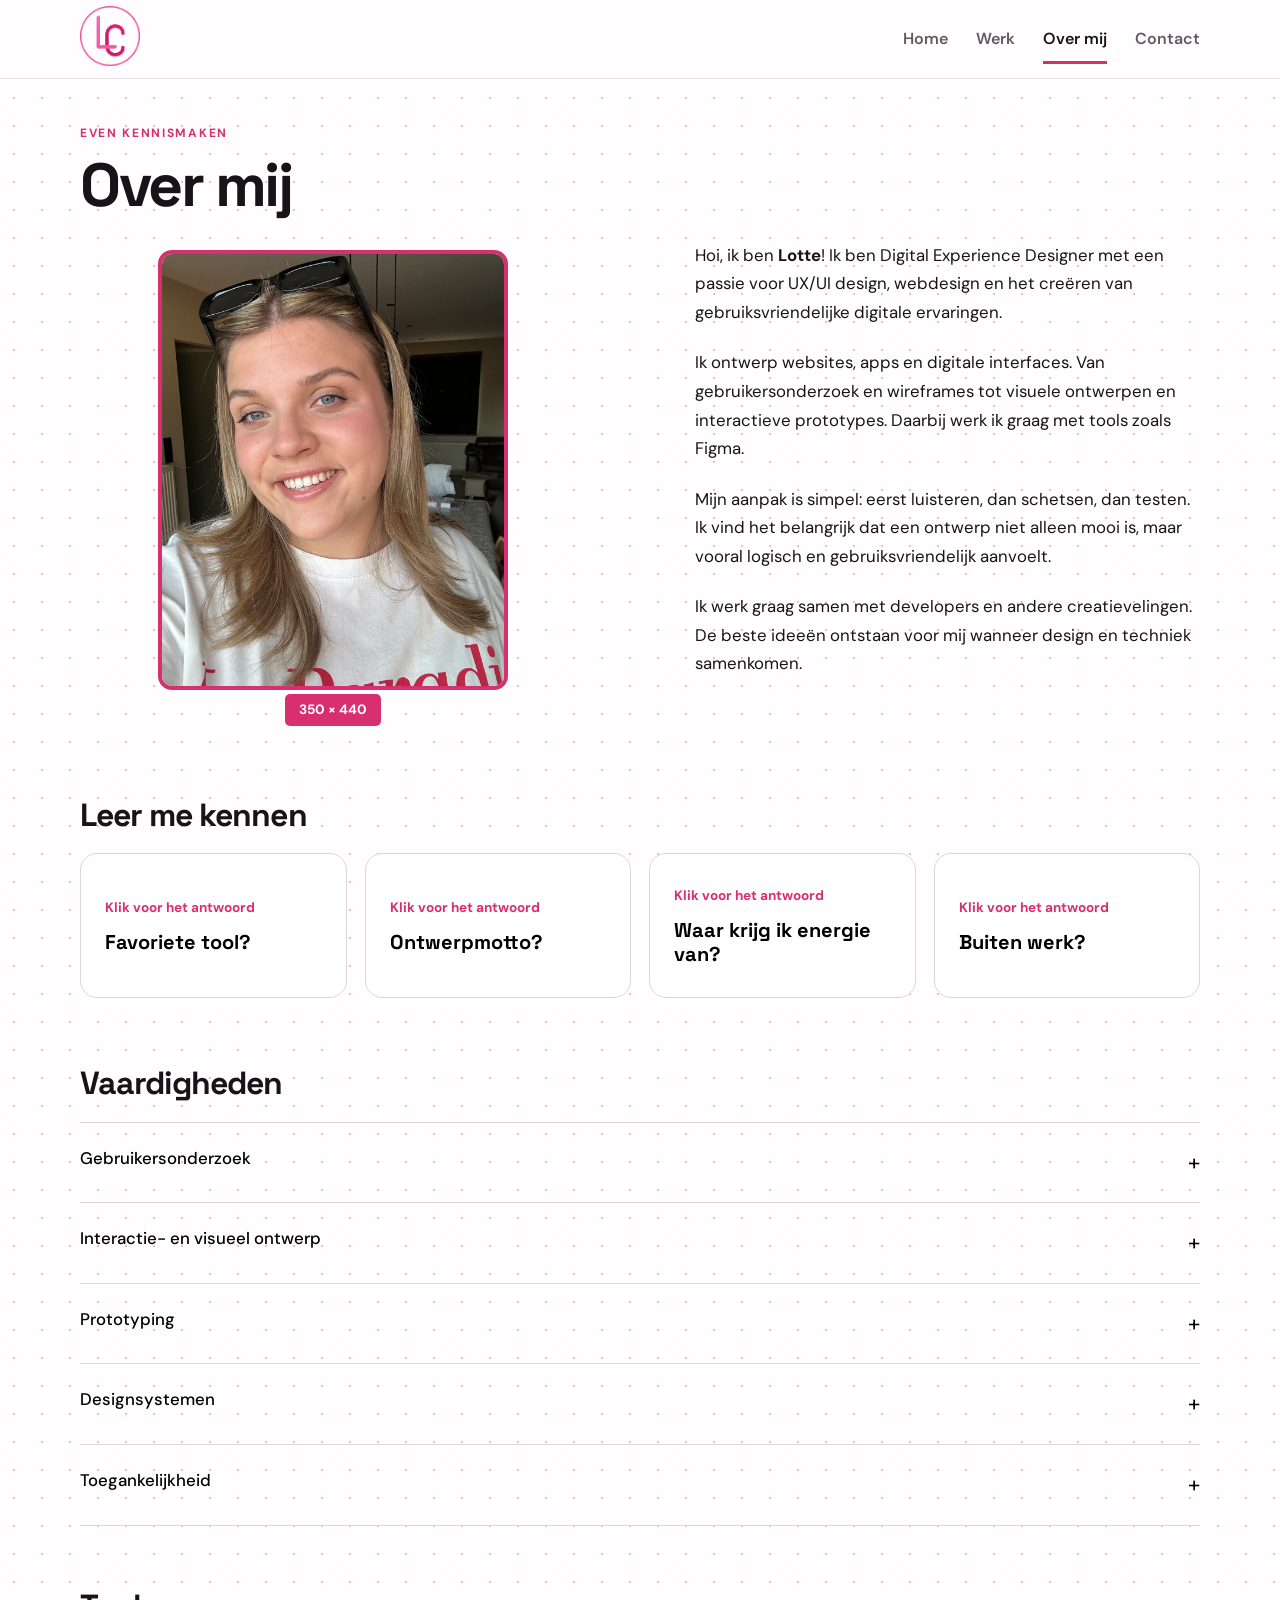
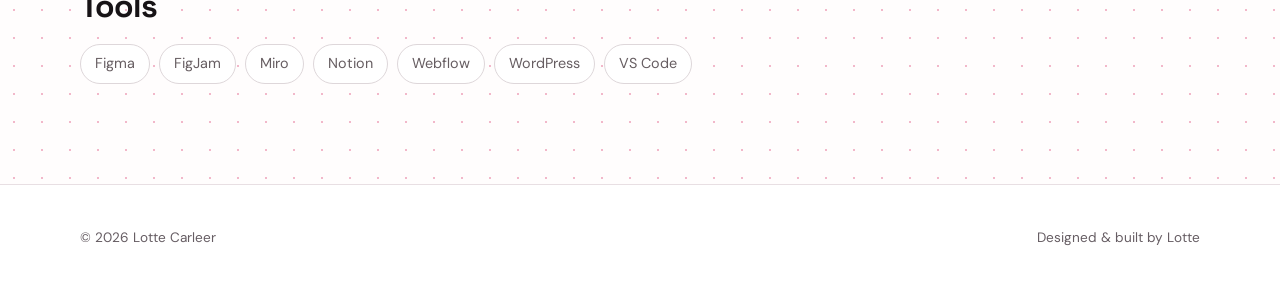
<file: about.html>
<!DOCTYPE html>
<html lang="nl">
<head>

  <!-- Google Tag Manager -->
<script>(function(w,d,s,l,i){w[l]=w[l]||[];w[l].push({'gtm.start':
new Date().getTime(),event:'gtm.js'});var f=d.getElementsByTagName(s)[0],
j=d.createElement(s),dl=l!='dataLayer'?'&l='+l:'';j.async=true;j.src=
'https://www.googletagmanager.com/gtm.js?id='+i+dl;f.parentNode.insertBefore(j,f);
})(window,document,'script','dataLayer','GTM-W48BBSQT');</script>
<!-- End Google Tag Manager -->

  <meta charset="UTF-8">
  <meta name="viewport" content="width=device-width, initial-scale=1.0">

  <title>Over Mij | Lotte Carleer – Digital Experience Designer</title>

<link rel="canonical" href="https://lottecarleer.vercel.app/about.html">
  <link rel="icon" type="image/png" href="favicon.png">

  <script type="application/ld+json">
{
  "@context": "https://schema.org",
  "@type": "Person",
  "name": "Lotte Carleer",
  "url": "https://lottecarleer.vercel.app/",
  "jobTitle": "Digital Experience Designer"
}
</script>

  <meta
  name="description"
  content="Ontdek wie Lotte Carleer is, Digital Experience Designer met interesse in UX/UI design, webdesign en prototyping. Leer meer over haar vaardigheden en creatieve aanpak."
>

<meta name="keywords" content="Lotte Carleer, Digital Experience Designer, UX/UI design, webdesigner, gebruiksvriendelijk ontwerp, prototyping, Figma">  <meta name="author" content="Lotte Carleer">
  <meta name="robots" content="index, follow">

  <!-- Fonts -->
  <link rel="preconnect" href="https://fonts.googleapis.com">
  <link rel="preconnect" href="https://fonts.gstatic.com" crossorigin>

  <link
    href="https://fonts.googleapis.com/css2?family=DM+Sans:wght@400;500;600;700&family=Space+Grotesk:wght@500;600;700&display=swap"
    rel="stylesheet"
  >

  <link rel="stylesheet" href="style.css">

  <script defer src="https://t.contentsquare.net/uxa/a8d0bef8a40d2.js"></script>

  <!-- MailerLite Universal -->
<script>
    (function(w,d,e,u,f,l,n){w[f]=w[f]||function(){(w[f].q=w[f].q||[])
    .push(arguments);},l=d.createElement(e),l.async=1,l.src=u,
    n=d.getElementsByTagName(e)[0],n.parentNode.insertBefore(l,n);})
    (window,document,'script','https://assets.mailerlite.com/js/universal.js','ml');
    ml('account', '2712159');
</script>
<!-- End MailerLite Universal -->

</head>
<!-- Google tag (gtag.js) -->
<script async src="https://www.googletagmanager.com/gtag/js?id=G-LMZDEB7CWZ"></script>
<script>
  window.dataLayer = window.dataLayer || [];
  function gtag(){dataLayer.push(arguments);}
  gtag('js', new Date());

  gtag('config', 'G-LMZDEB7CWZ');
</script>

<body>

  <!-- Google Tag Manager (noscript) -->
<noscript><iframe src="https://www.googletagmanager.com/ns.html?id=GTM-W48BBSQT"
height="0" width="0" style="display:none;visibility:hidden"></iframe></noscript>
<!-- End Google Tag Manager (noscript) -->
 

  <!-- =========================
       HEADER
  ========================== -->

  <header class="site-header">

    <nav class="nav container" aria-label="Hoofdnavigatie">

      <a class="logo" href="index.html">
        <img src="images/favicon.png" alt="logo">
      </a>

      <div class="nav-links">

        <a href="index.html">
          Home</a>

        <a href="projects.html">
          Werk
        </a>

        <a class="active" href="about.html">
          Over mij
        </a>

        <a href="contact.html">
          Contact
        </a>

      </div>

    </nav>

  </header>


  <!-- =========================
       MAIN
  ========================== -->

  <main class="about-page">

    <section class="about-section container">

      <p class="eyebrow">
        EVEN KENNISMAKEN
      </p>

      <h1>
        Over mij
      </h1>


      <!-- INTRO -->

      <div class="about-intro">

        <!-- FOTO -->

        <div class="about-photo-wrapper">

          <div class="about-photo">

            <img
              src="images/Me.webp"
              alt="Lotte Carleer, Digital Experience Designer"
            >

          </div>

          <div class="about-photo-label">
            350 × 440
          </div>

        </div>


        <!-- TEKST -->

        <div class="about-text">

         <p>
  Hoi, ik ben <strong>Lotte</strong>! Ik ben Digital Experience Designer
  met een passie voor UX/UI design, webdesign en het creëren van
  gebruiksvriendelijke digitale ervaringen.
</p>

          <p>
  Ik ontwerp websites, apps en digitale interfaces. Van gebruikersonderzoek
  en wireframes tot visuele ontwerpen en interactieve prototypes.
  Daarbij werk ik graag met tools zoals Figma.
</p>

          <p>
            Mijn aanpak is simpel: eerst luisteren, dan schetsen, dan
            testen. Ik vind het belangrijk dat een ontwerp niet alleen
            mooi is, maar vooral logisch en gebruiksvriendelijk aanvoelt.
          </p>

          <p>
            Ik werk graag samen met developers en andere creatievelingen.
            De beste ideeën ontstaan voor mij wanneer design en techniek
            samenkomen.
          </p>

          

        </div>

      </div>


      <!-- =========================
           LEER ME KENNEN
      ========================== -->

      <section class="about-questions">

        <h2>
          Leer me kennen
        </h2>

        <div class="question-grid">


          <button class="question-card" type="button">

            <span>
              Klik voor het antwoord
            </span>

            <strong>
              Favoriete tool?
            </strong>

            <p>
              Figma! Ik kan er uren in verdwalen.
            </p>

          </button>


          <button class="question-card" type="button">

            <span>
              Klik voor het antwoord
            </span>

            <strong>
              Ontwerpmotto?
            </strong>

            <p>
              Eerst begrijpen, dan ontwerpen.
            </p>

          </button>


          <button class="question-card" type="button">

            <span>
              Klik voor het antwoord
            </span>

            <strong>
              Waar krijg ik energie van?
            </strong>

            <p>
              Nieuwe ideeën bedenken en ze visueel tot leven brengen.
            </p>

          </button>


          <button class="question-card" type="button">

            <span>
              Klik voor het antwoord
            </span>

            <strong>
              Buiten werk?
            </strong>

            <p>
              Muziek, zingen, creatieve projecten en tijd met vrienden.
            </p>

          </button>

        </div>

      </section>


      <!-- =========================
           VAARDIGHEDEN
      ========================== -->

      <section class="skills-section">

        <h2>
          Vaardigheden
        </h2>


        <div class="skills-list">


          <button class="skill-item" type="button">

            <span>
              Gebruikersonderzoek
            </span>

            <strong>+</strong>

            <div class="skill-description">
              Ik onderzoek gebruikers en hun behoeften om digitale
              ervaringen beter af te stemmen op de doelgroep.
            </div>

          </button>


          <button class="skill-item" type="button">

            <span>
              Interactie- en visueel ontwerp
            </span>

            <strong>+</strong>

            <div class="skill-description">
              Ik vertaal ideeën naar duidelijke interfaces met aandacht
              voor structuur, interactie en visuele details.
            </div>

          </button>


          <button class="skill-item" type="button">

            <span>
              Prototyping
            </span>

            <strong>+</strong>

            <div class="skill-description">
              Ik maak interactieve prototypes om ideeën snel te testen
              en te verbeteren.
            </div>

          </button>


          <button class="skill-item" type="button">

            <span>
              Designsystemen
            </span>

            <strong>+</strong>

            <div class="skill-description">
              Ik werk graag met consistente componenten en stijlen zodat
              een digitaal product één geheel vormt.
            </div>

          </button>


          <button class="skill-item" type="button">

            <span>
              Toegankelijkheid
            </span>

            <strong>+</strong>

            <div class="skill-description">
              Ik probeer ontwerpen te maken die voor zoveel mogelijk
              mensen duidelijk en bruikbaar zijn.
            </div>

          </button>

        </div>

      </section>


      <!-- =========================
           TOOLS
      ========================== -->

      <section class="tools-section">

        <h2>
          Tools
        </h2>

        <div class="tools-list">

          <span>Figma</span>
          <span>FigJam</span>
          <span>Miro</span>
          <span>Notion</span>
          <span>Webflow</span>
          <span>WordPress</span>
          <span>VS Code</span>

        </div>

      </section>

    </section>

  </main>


  <!-- =========================
       FOOTER
  ========================== -->

  <footer class="footer">

    <div class="container">

      <p>
        © 2026 Lotte Carleer
      </p>

      <p>
        Designed &amp; built by Lotte
      </p>

    </div>

  </footer>


  <!-- =========================
       JAVASCRIPT
  ========================== -->

  <script>

    // =========================
    // Vraagkaarten
    // =========================

    const questionCards =
      document.querySelectorAll(".question-card");

    questionCards.forEach((card) => {

      card.addEventListener("click", () => {

        card.classList.toggle("open");

      });

    });


    // =========================
    // Vaardigheden
    // =========================

    const skillItems =
      document.querySelectorAll(".skill-item");

    skillItems.forEach((item) => {

      item.addEventListener("click", () => {

        item.classList.toggle("open");

      });

    });

  </script>

</body>
</html>
</file>
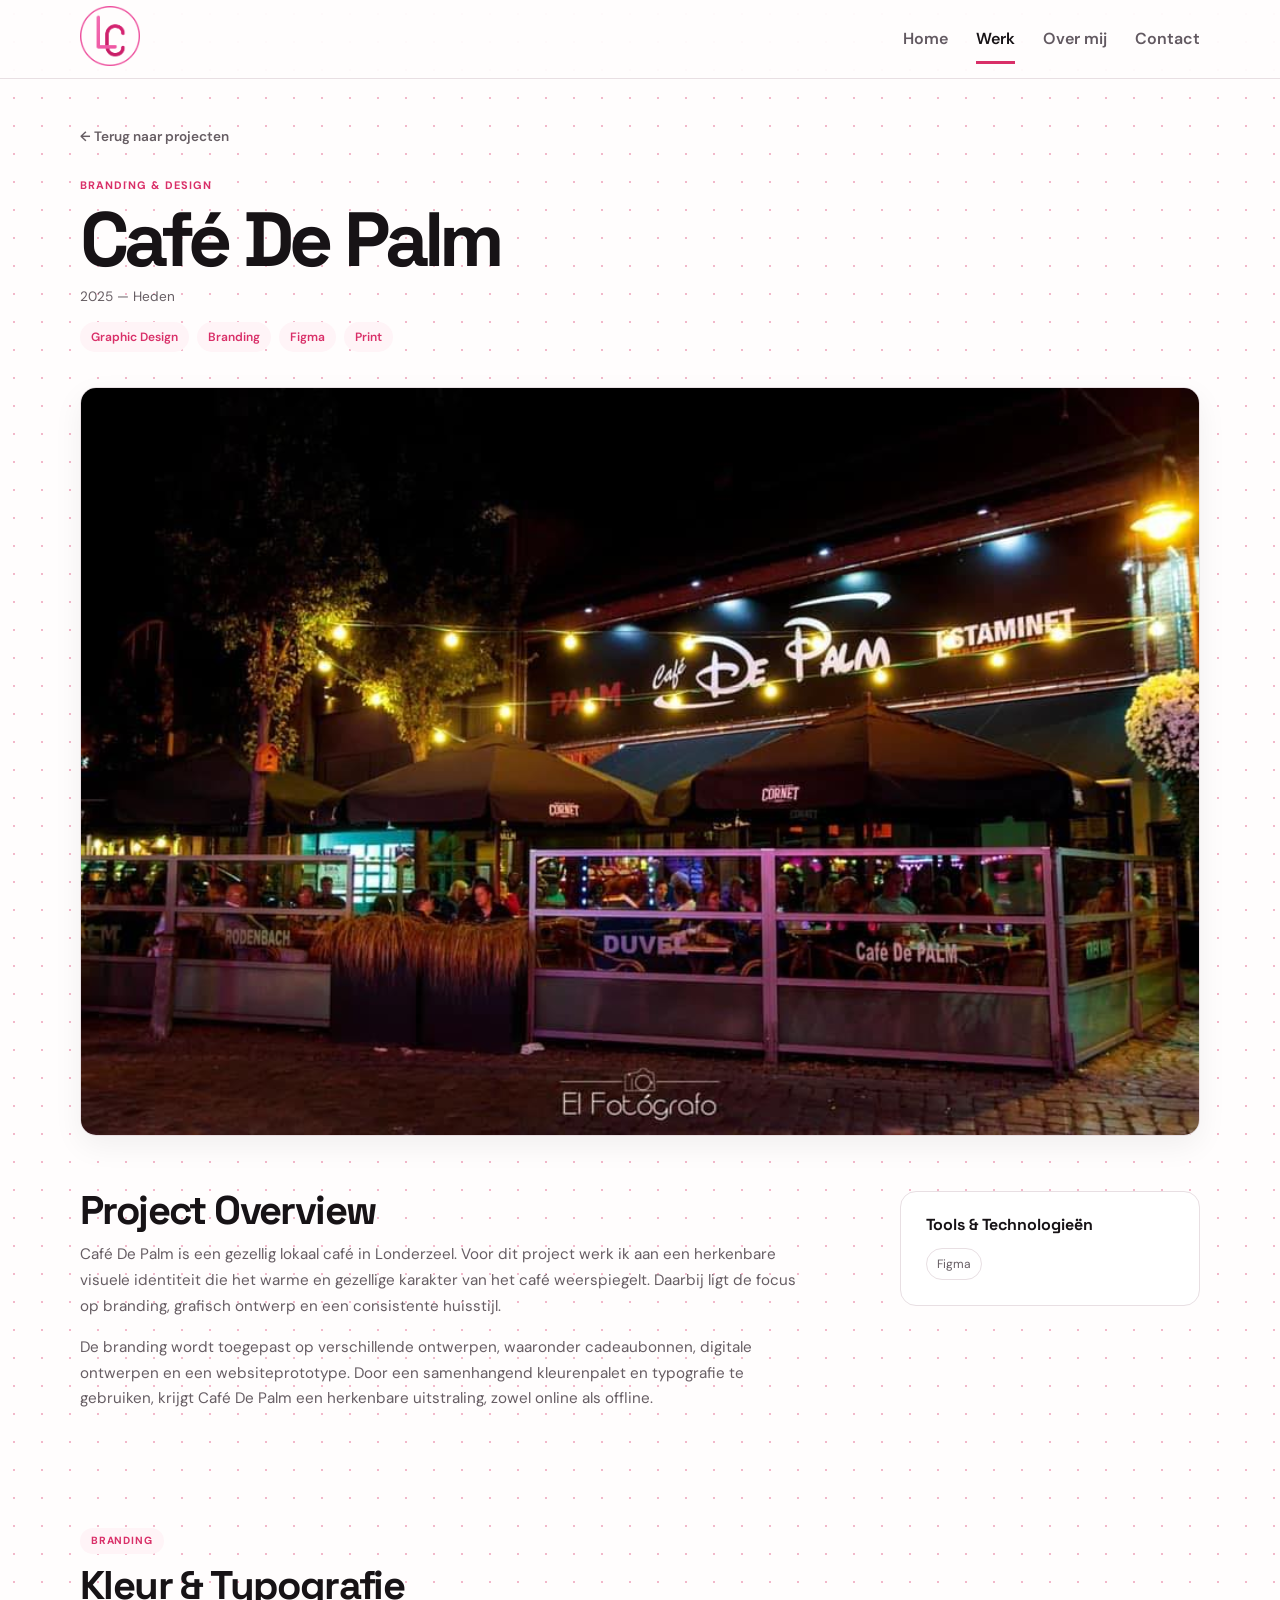
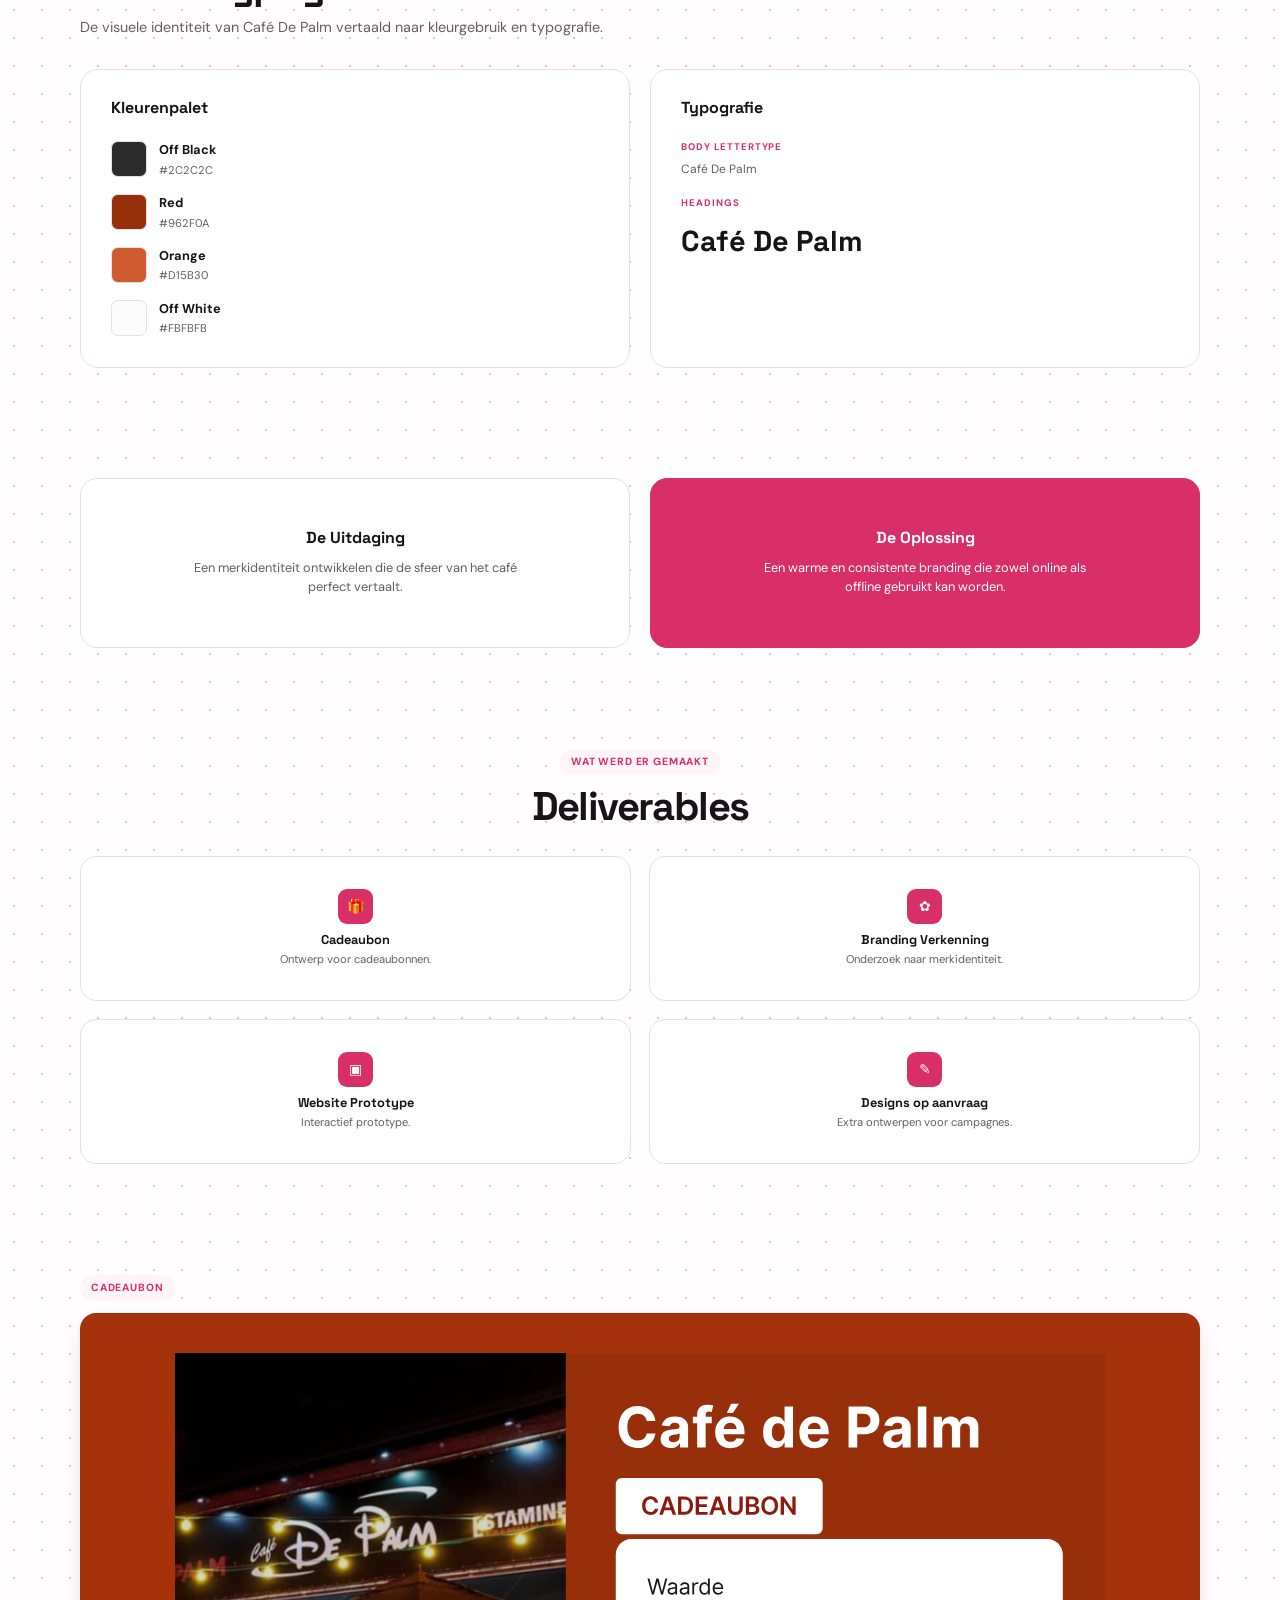
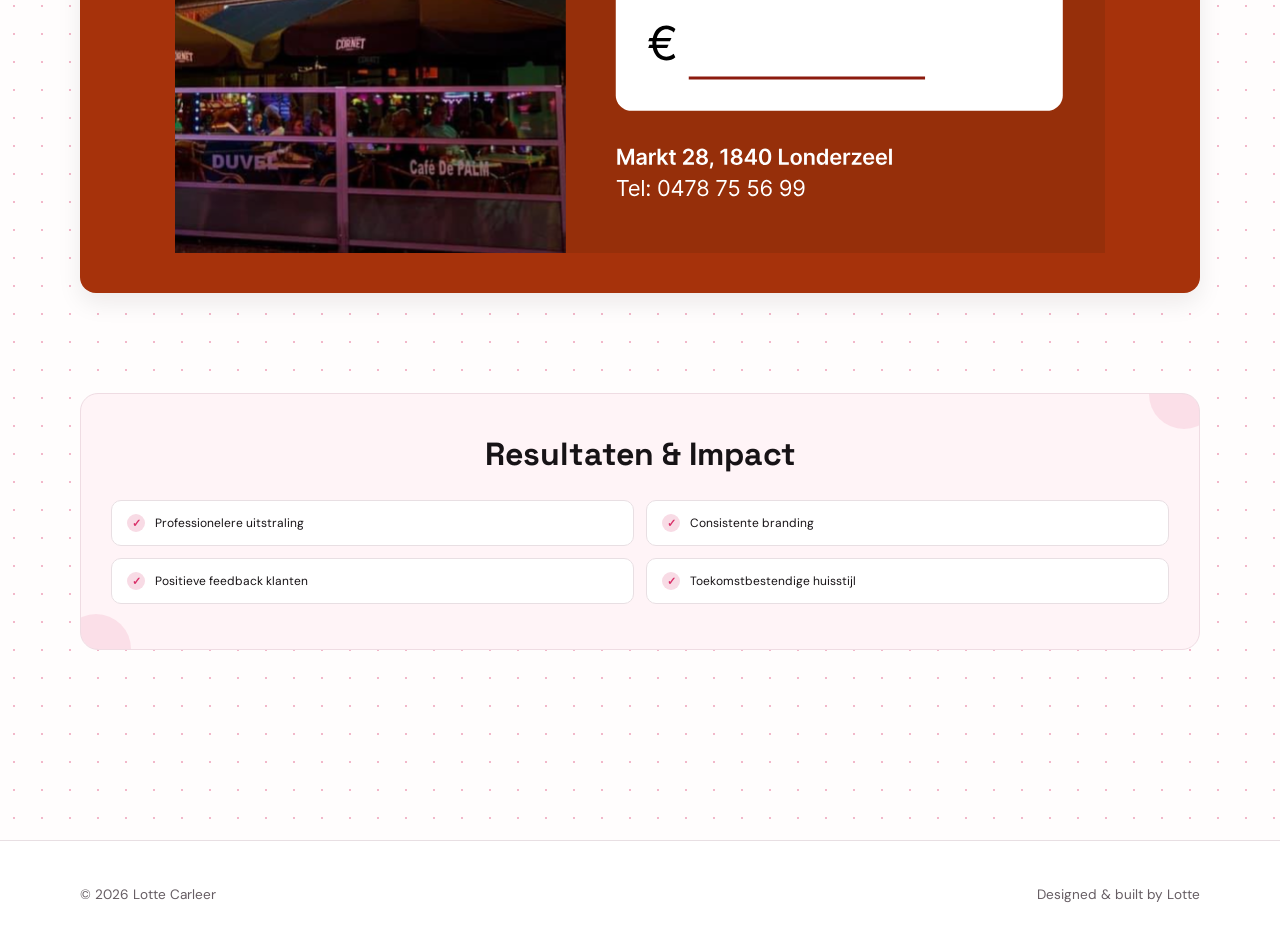
<file: cafedepalm.html>
<!DOCTYPE html>
<html lang="nl">
<head>
  <!-- Google Tag Manager -->
<script>(function(w,d,s,l,i){w[l]=w[l]||[];w[l].push({'gtm.start':
new Date().getTime(),event:'gtm.js'});var f=d.getElementsByTagName(s)[0],
j=d.createElement(s),dl=l!='dataLayer'?'&l='+l:'';j.async=true;j.src=
'https://www.googletagmanager.com/gtm.js?id='+i+dl;f.parentNode.insertBefore(j,f);
})(window,document,'script','dataLayer','GTM-W48BBSQT');</script>
<!-- End Google Tag Manager -->

  <meta charset="UTF-8">
  <meta name="viewport" content="width=device-width, initial-scale=1.0">

  <title>Café De Palm project | Grafisch Ontwerp | Lotte Carleer</title>

  <link rel="canonical" href="https://lottecarleer.vercel.app/cafedepalm.html">
  <link rel="icon" type="image/png" href="favicon.png">

  <script type="application/ld+json">
{
  "@context": "https://schema.org",
  "@type": "Person",
  "name": "Lotte Carleer",
  "url": "https://lottecarleer.vercel.app/",
  "jobTitle": "Digital Experience Designer"
}
</script>

  <meta
  name="description"
  content="Ontdek mijn brandingproject voor Café De Palm in Londerzeel. Bekijk hoe ik een herkenbare visuele identiteit ontwierp met aandacht voor kleuren, typografie en grafisch ontwerp."
>

<meta property="og:title" content="Café De Palm | Branding – Lotte Carleer">
<meta property="og:description" content="Een brandingproject voor Café De Palm in Londerzeel, met een herkenbare visuele identiteit en grafische ontwerpen.">
<meta property="og:type" content="website">
<meta property="og:url" content="https://lottecarleer.vercel.app/cafedepalm.html">
<meta property="og:image" content="https://lottecarleer.vercel.app/images/og-image.jpg">

  <meta name="author" content="Lotte Carleer">
  <meta name="robots" content="index, follow">

  <link rel="preconnect" href="https://fonts.googleapis.com">
  <link rel="preconnect" href="https://fonts.gstatic.com" crossorigin>

  <link
    href="https://fonts.googleapis.com/css2?family=DM+Sans:wght@400;500;600;700&family=Space+Grotesk:wght@500;600;700&display=swap"
    rel="stylesheet"
  >

  <link rel="stylesheet" href="style.css">
  <script defer src="https://t.contentsquare.net/uxa/a8d0bef8a40d2.js"></script>

<!-- MailerLite Universal -->
<script>
    (function(w,d,e,u,f,l,n){w[f]=w[f]||function(){(w[f].q=w[f].q||[])
    .push(arguments);},l=d.createElement(e),l.async=1,l.src=u,
    n=d.getElementsByTagName(e)[0],n.parentNode.insertBefore(l,n);})
    (window,document,'script','https://assets.mailerlite.com/js/universal.js','ml');
    ml('account', '2712159');
</script>
<!-- End MailerLite Universal -->

</head>

<!-- Google tag (gtag.js) -->
<script async src="https://www.googletagmanager.com/gtag/js?id=G-LMZDEB7CWZ"></script>
<script>
  window.dataLayer = window.dataLayer || [];
  function gtag(){dataLayer.push(arguments);}
  gtag('js', new Date());

  gtag('config', 'G-LMZDEB7CWZ');
</script>

<body>

  <!-- Google Tag Manager (noscript) -->
<noscript><iframe src="https://www.googletagmanager.com/ns.html?id=GTM-W48BBSQT"
height="0" width="0" style="display:none;visibility:hidden"></iframe></noscript>
<!-- End Google Tag Manager (noscript) -->

  <!-- =========================
       HEADER
  ========================== -->

  <header class="site-header">

    <nav class="nav container" aria-label="Hoofdnavigatie">

      <a class="logo" href="index.html">
        <img src="images/favicon.png" alt="logo">
      </a>

      <div class="nav-links">

        <a href="index.html">
          Home
        </a>

        <a class="active" href="projects.html">
          Werk
        </a>

        <a href="about.html">
          Over mij
        </a>

        <a href="contact.html">
          Contact
        </a>

      </div>

    </nav>

  </header>


  <!-- =========================
       MAIN
  ========================== -->

  <main class="case-study palm-case">

    <div class="container">


      <!-- TERUG -->

      <a class="back-link" href="projects.html">
        ← Terug naar projecten
      </a>


      <!-- PROJECT HEADER -->

      <section class="case-header">

        <p class="project-type">
          BRANDING &amp; DESIGN
        </p>

        <h1>
          Café De Palm
        </h1>

        <p class="case-meta">
          2025 — Heden
        </p>

        <div class="case-tags">
          <span>Graphic Design</span>
          <span>Branding</span>
          <span>Figma</span>
          <span>Print</span>
        </div>

      </section>


      <!-- HERO -->

      <section class="case-hero palm-hero">

        <img
          src="images/image 5.svg"
          alt="Café De Palm in Londerzeel"
        >

      </section>


      <!-- OVERVIEW -->

      <section class="case-overview">

        <div class="case-text">

          <h2>
            Project Overview
          </h2>

          <p>
  Café De Palm is een gezellig lokaal café in Londerzeel.
  Voor dit project werk ik aan een herkenbare visuele identiteit
  die het warme en gezellige karakter van het café weerspiegelt.
  Daarbij ligt de focus op branding, grafisch ontwerp en een
  consistente huisstijl.
</p>

<p>
  De branding wordt toegepast op verschillende ontwerpen,
  waaronder cadeaubonnen, digitale ontwerpen en een websiteprototype.
  Door een samenhangend kleurenpalet en typografie te gebruiken,
  krijgt Café De Palm een herkenbare uitstraling, zowel online
  als offline.
</p>

        </div>


        <div class="tools-card">

          <h3>
            Tools &amp; Technologieën
          </h3>

          <div class="tool-tags">

            <span>Figma</span>

          </div>

        </div>

      </section>


      <!-- BRANDING -->

      <section class="case-section">

        <span class="section-label">
          BRANDING
        </span>

        <h2>
          Kleur &amp; Typografie
        </h2>

        <p class="section-intro">
          De visuele identiteit van Café De Palm vertaald naar
          kleurgebruik en typografie.
        </p>


        <div class="branding-grid">


          <!-- KLEUREN -->

          <div class="branding-card">

            <h3>
              Kleurenpalet
            </h3>

            <div class="color-list">

              <div class="color-item">

                <span class="color-box palm-black"></span>

                <div>
                  <strong>Off Black</strong>
                  <small>#2C2C2C</small>
                </div>

              </div>


              <div class="color-item">

                <span class="color-box palm-red"></span>

                <div>
                  <strong>Red</strong>
                  <small>#962F0A</small>
                </div>

              </div>


              <div class="color-item">

                <span class="color-box palm-orange"></span>

                <div>
                  <strong>Orange</strong>
                  <small>#D15B30</small>
                </div>

              </div>


              <div class="color-item">

                <span class="color-box palm-white"></span>

                <div>
                  <strong>Off White</strong>
                  <small>#FBFBFB</small>
                </div>

              </div>

            </div>

          </div>


          <!-- TYPOGRAFIE -->

          <div class="branding-card">

            <h3>
              Typografie
            </h3>

            <p class="font-label">
              BODY LETTERTYPE
            </p>

            <p>
              Café De Palm
            </p>

            <p class="font-label">
              HEADINGS
            </p>

            <strong class="palm-font-example">
              Café De Palm
            </strong>

          </div>

        </div>

      </section>


      <!-- UITDAGING -->

      <section class="challenge-grid">

        <div class="challenge-card">

          <h3>
            De Uitdaging
          </h3>

          <p>
            Een merkidentiteit ontwikkelen die de sfeer van het café
            perfect vertaalt.
          </p>

        </div>


        <div class="challenge-card challenge-solution">

          <h3>
            De Oplossing
          </h3>

          <p>
            Een warme en consistente branding die zowel online als
            offline gebruikt kan worden.
          </p>

        </div>

      </section>


      <!-- DELIVERABLES -->

      <section class="case-section deliverables-section">

        <span class="section-label">
          WAT WERD ER GEMAAKT
        </span>

        <h2>
          Deliverables
        </h2>


        <div class="deliverables-grid">


          <div class="deliverable-card">

            <div class="deliverable-icon">
              🎁
            </div>

            <h3>
              Cadeaubon
            </h3>

            <p>
              Ontwerp voor cadeaubonnen.
            </p>

          </div>


          <div class="deliverable-card">

            <div class="deliverable-icon">
              ✿
            </div>

            <h3>
              Branding Verkenning
            </h3>

            <p>
              Onderzoek naar merkidentiteit.
            </p>

          </div>


          <div class="deliverable-card">

            <div class="deliverable-icon">
              ▣
            </div>

            <h3>
              Website Prototype
            </h3>

            <p>
              Interactief prototype.
            </p>

          </div>


          <div class="deliverable-card">

            <div class="deliverable-icon">
              ✎
            </div>

            <h3>
              Designs op aanvraag
            </h3>

            <p>
              Extra ontwerpen voor campagnes.
            </p>

          </div>

        </div>

      </section>


      <!-- CADEAUBON -->

      <section class="giftcard-section">

        <span class="section-label">
          CADEAUBON
        </span>

        <div class="giftcard">

          <div class="giftcard-image">

            <img
              src="images/Cadeaubon 3.svg"
              alt="Ontwerp van een cadeaubon voor Café De Palm"
            >

          </div>

        </section>


          

      <!-- RESULTATEN -->

      <section class="results-section">

        <h2>
          Resultaten &amp; Impact
        </h2>

        <div class="results-grid">

          <div class="result-item">
            <span>✓</span>
            Professionelere uitstraling
          </div>

          <div class="result-item">
            <span>✓</span>
            Consistente branding
          </div>

          <div class="result-item">
            <span>✓</span>
            Positieve feedback klanten
          </div>

          <div class="result-item">
            <span>✓</span>
            Toekomstbestendige huisstijl
          </div>

        </div>

      </section>


      

    </div>

  </main>


  <!-- =========================
       FOOTER
  ========================== -->

  <footer class="footer">

    <div class="container">

      <p>
        © 2026 Lotte Carleer
      </p>

      <p>
        Designed &amp; built by Lotte
      </p>

    </div>

  </footer>

</body>
</html>
</file>
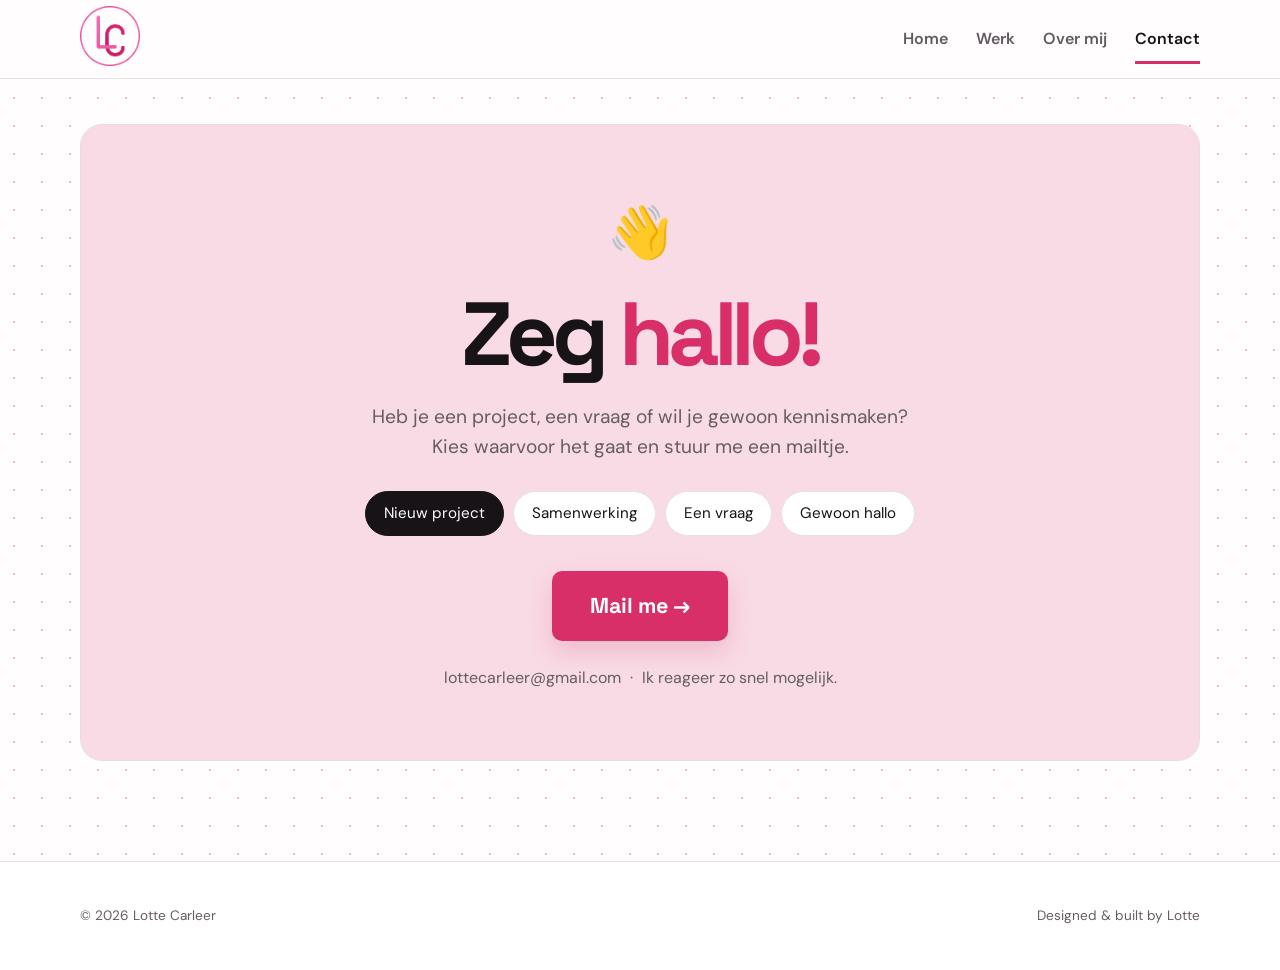
<file: contact.html>
<!DOCTYPE html>
<html lang="nl">
<head>
  <!-- Google Tag Manager -->
<script>(function(w,d,s,l,i){w[l]=w[l]||[];w[l].push({'gtm.start':
new Date().getTime(),event:'gtm.js'});var f=d.getElementsByTagName(s)[0],
j=d.createElement(s),dl=l!='dataLayer'?'&l='+l:'';j.async=true;j.src=
'https://www.googletagmanager.com/gtm.js?id='+i+dl;f.parentNode.insertBefore(j,f);
})(window,document,'script','dataLayer','GTM-W48BBSQT');</script>
<!-- End Google Tag Manager -->

  <meta charset="UTF-8">
  <meta name="viewport" content="width=device-width, initial-scale=1.0">

<title>Contactgegevens | Lotte Carleer | Digital Experience Design</title>

  <link rel="canonical" href="https://lottecarleer.vercel.app/contact.html">
  <link rel="icon" type="image/png" href="favicon.png">

  <script type="application/ld+json">
{
  "@context": "https://schema.org",
  "@type": "Person",
  "name": "Lotte Carleer",
  "url": "https://lottecarleer.vercel.app/",
  "jobTitle": "Digital Experience Designer"
}
</script>
<meta
  name="description"
  content="Wil je samenwerken of heb je een vraag over UX/UI design, webdesign of digitale projecten? Neem contact op met Lotte Carleer."
>

<meta property="og:title" content="Contact | Lotte Carleer – Digital Experience Designer">
<meta property="og:description" content="Heb je een project, vraag of interesse in een samenwerking? Neem contact op met Lotte Carleer.">
<meta property="og:type" content="website">
<meta property="og:url" content="https://lottecarleer.vercel.app/contact.html">
<meta property="og:image" content="https://lottecarleer.vercel.app/images/og-image.jpg">
  <meta name="author" content="Lotte Carleer">
  <meta name="robots" content="index, follow">

  <!-- Fonts -->
  <link rel="preconnect" href="https://fonts.googleapis.com">
  <link rel="preconnect" href="https://fonts.gstatic.com" crossorigin>

  <link
    href="https://fonts.googleapis.com/css2?family=DM+Sans:wght@400;500;600;700&family=Space+Grotesk:wght@500;600;700&display=swap"
    rel="stylesheet"
  >

  <link rel="stylesheet" href="style.css">
  <script defer src="https://t.contentsquare.net/uxa/a8d0bef8a40d2.js"></script>

  <!-- MailerLite Universal -->
<script>
    (function(w,d,e,u,f,l,n){w[f]=w[f]||function(){(w[f].q=w[f].q||[])
    .push(arguments);},l=d.createElement(e),l.async=1,l.src=u,
    n=d.getElementsByTagName(e)[0],n.parentNode.insertBefore(l,n);})
    (window,document,'script','https://assets.mailerlite.com/js/universal.js','ml');
    ml('account', '2712159');
</script>
<!-- End MailerLite Universal -->

</head>
<!-- Google tag (gtag.js) -->
<script async src="https://www.googletagmanager.com/gtag/js?id=G-LMZDEB7CWZ"></script>
<script>
  window.dataLayer = window.dataLayer || [];
  function gtag(){dataLayer.push(arguments);}
  gtag('js', new Date());

  gtag('config', 'G-LMZDEB7CWZ');
</script>

<body>
  <!-- Google Tag Manager (noscript) -->
<noscript><iframe src="https://www.googletagmanager.com/ns.html?id=GTM-W48BBSQT"
height="0" width="0" style="display:none;visibility:hidden"></iframe></noscript>
<!-- End Google Tag Manager (noscript) -->

  <!-- =========================
       HEADER
  ========================== -->

  <header class="site-header">

    <nav class="nav container" aria-label="Hoofdnavigatie">

      <a class="logo" href="index.html">
        <img src="images/favicon.png" alt="Logo van Lotte Carleer">
      </a>

      <div class="nav-links">

        <a href="index.html">
          Home
        </a>

        <a href="projects.html">
          Werk
        </a>

        <a href="about.html">
          Over mij
        </a>

        <a class="active" href="contact.html">
          Contact
        </a>

      </div>

    </nav>

  </header>


  <!-- =========================
       CONTACT
  ========================== -->

  <main class="contact-page">

    <section class="contact-section container">

      <div class="contact-card">

        <!-- Zwaaiend handje -->

        <span class="waving-hand" aria-hidden="true">
          👋
        </span>


        <!-- Titel -->

        <h1>
          Zeg <span>hallo!</span>
        </h1>


        <!-- Intro -->

        <p class="contact-intro">
          Heb je een project, een vraag of wil je gewoon
          kennismaken?<br>
          Kies waarvoor het gaat en stuur me een mailtje.
        </p>


        <!-- Keuzes -->

        <div class="contact-options">

          <button
            class="contact-option active"
            type="button"
            data-subject="Nieuw project"
          >
            Nieuw project
          </button>

          <button
            class="contact-option"
            type="button"
            data-subject="Samenwerking"
          >
            Samenwerking
          </button>

          <button
            class="contact-option"
            type="button"
            data-subject="Een vraag"
          >
            Een vraag
          </button>

          <button
            class="contact-option"
            type="button"
            data-subject="Gewoon hallo"
          >
            Gewoon hallo
          </button>

        </div>


        <!-- Mail knop -->

        <a
          id="mail-button"
          class="mail-button"
          href="mailto:lottecarleer@gmail.com?subject=Nieuw%20project"
        >
          Mail me →
        </a>


        <!-- Email -->

        <p class="contact-email">
          lottecarleer@gmail.com
          <span>·</span>
          Ik reageer zo snel mogelijk.
        </p>

      </div>

    </section>

  </main>


  <!-- =========================
       FOOTER
  ========================== -->

  <footer class="footer">

    <div class="container">

      <p>
        © 2026 Lotte Carleer
      </p>

      <p>
        Designed &amp; built by Lotte
      </p>

    </div>

  </footer>


  <!-- =========================
       JAVASCRIPT
  ========================== -->

  <script>

    const options =
      document.querySelectorAll(".contact-option");

    const mailButton =
      document.querySelector("#mail-button");


    options.forEach((option) => {

      option.addEventListener("click", () => {

        // Actieve knop veranderen

        options.forEach((item) => {
          item.classList.remove("active");
        });

        option.classList.add("active");


        // Onderwerp van de mail aanpassen

        const subject =
          option.dataset.subject;

        mailButton.href =
          `mailto:lottecarleer@gmail.com?subject=${encodeURIComponent(subject)}`;

      });

    });

  </script>

</body>
</html>
</file>
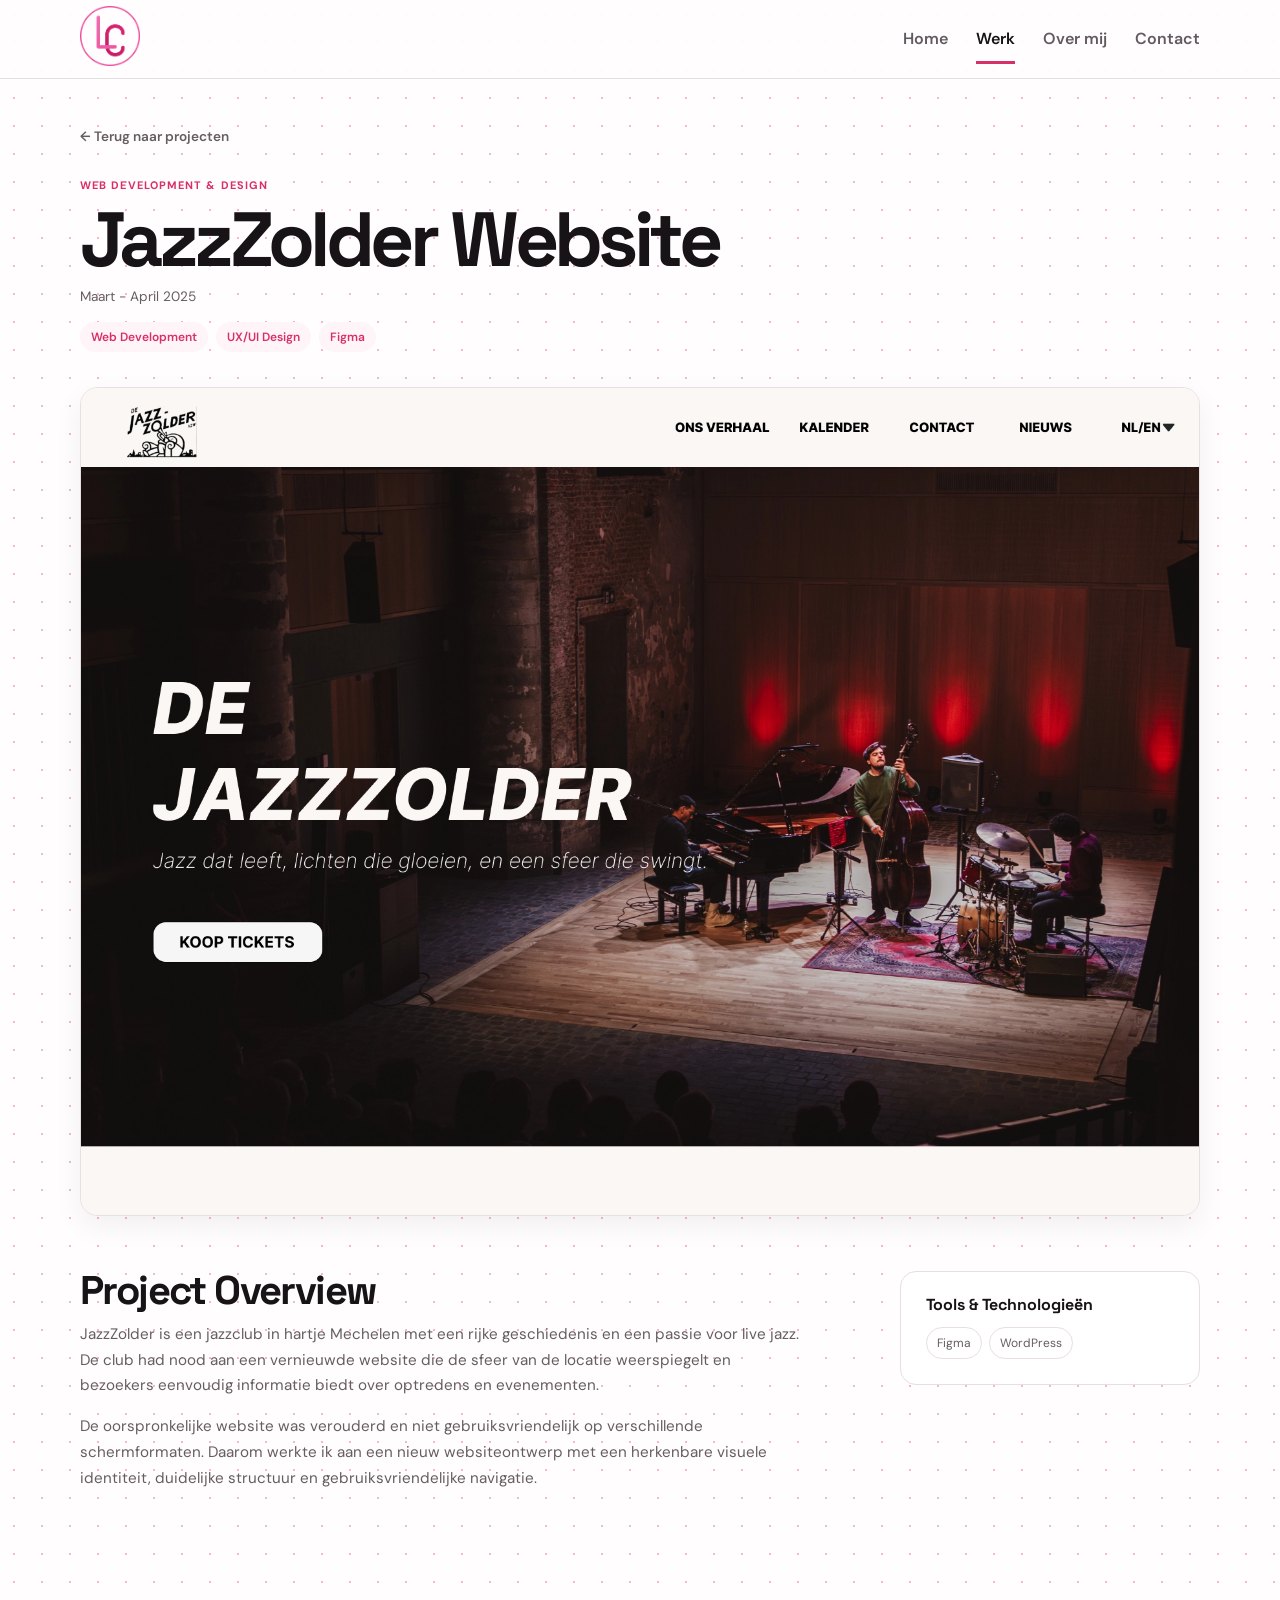
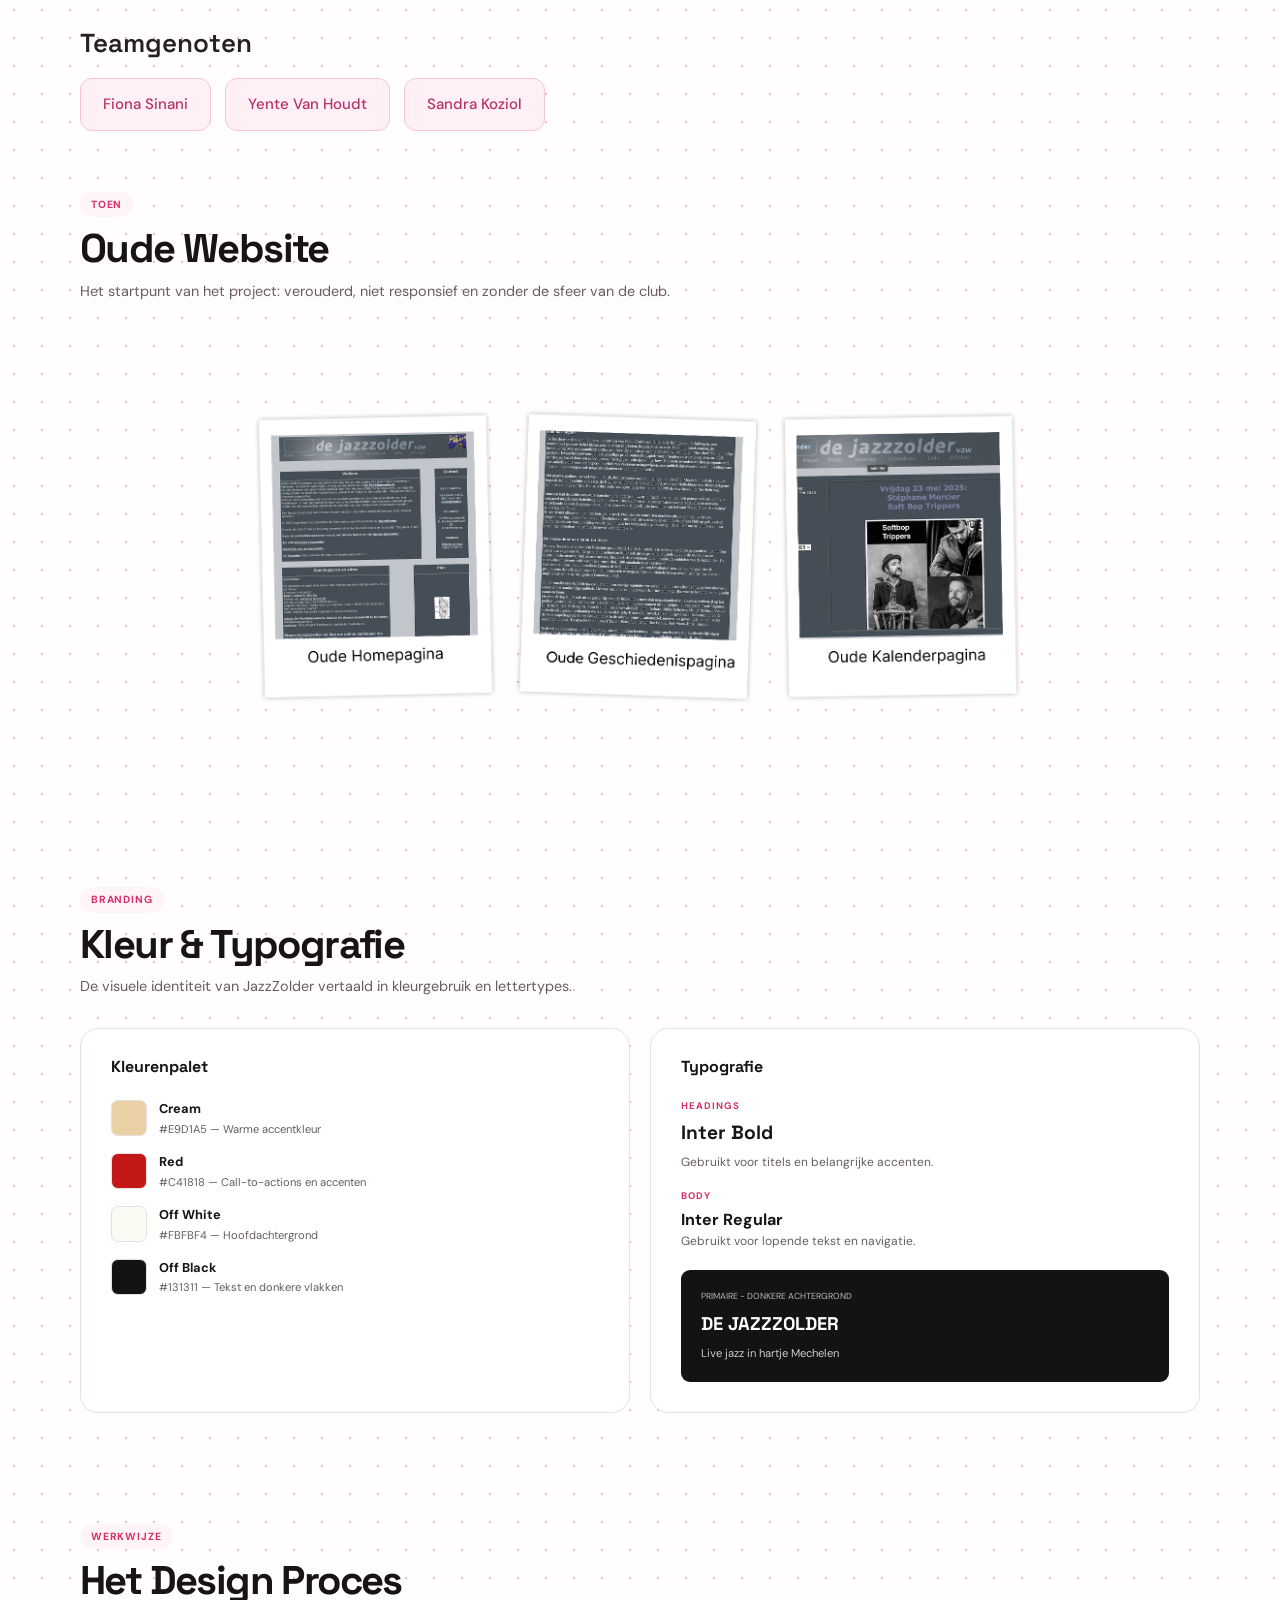
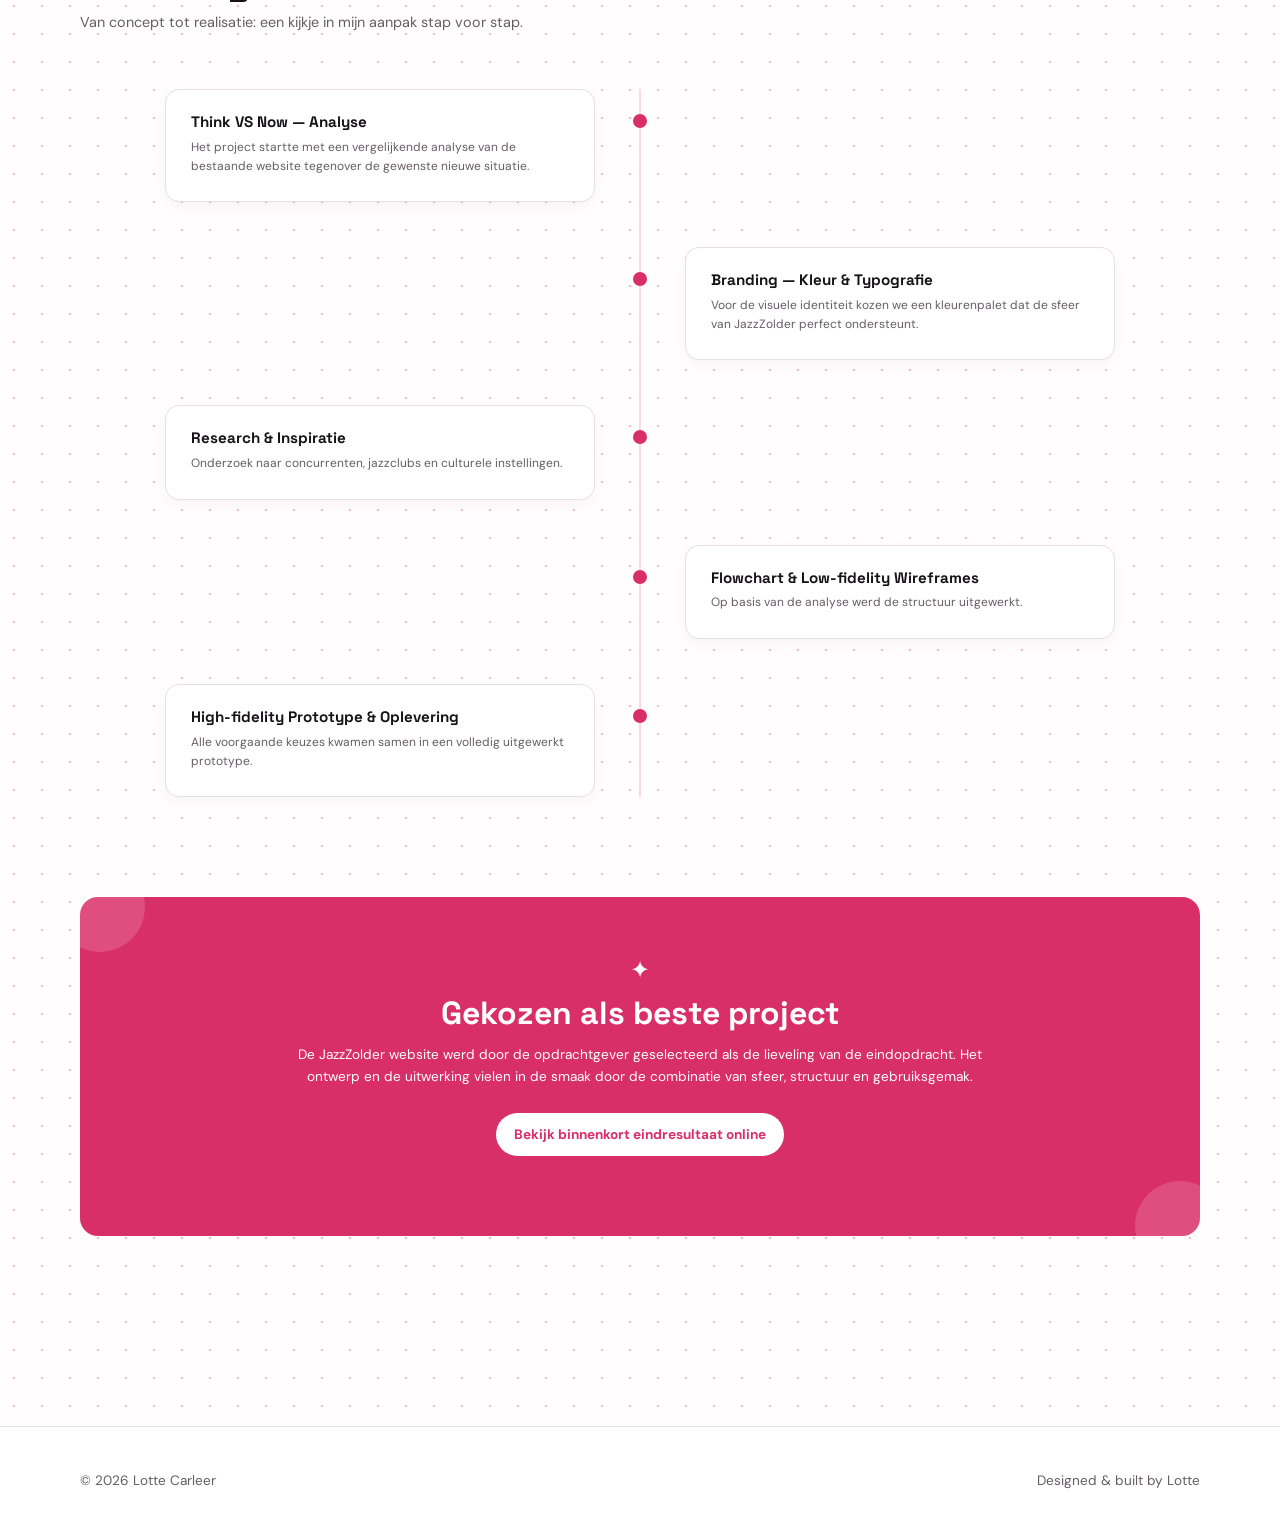
<file: jazzzolder.html>
<!DOCTYPE html>
<html lang="nl">
<head>
  <!-- Google Tag Manager -->
<script>(function(w,d,s,l,i){w[l]=w[l]||[];w[l].push({'gtm.start':
new Date().getTime(),event:'gtm.js'});var f=d.getElementsByTagName(s)[0],
j=d.createElement(s),dl=l!='dataLayer'?'&l='+l:'';j.async=true;j.src=
'https://www.googletagmanager.com/gtm.js?id='+i+dl;f.parentNode.insertBefore(j,f);
})(window,document,'script','dataLayer','GTM-W48BBSQT');</script>
<!-- End Google Tag Manager -->

  <meta charset="UTF-8">
  <meta name="viewport" content="width=device-width, initial-scale=1.0">

  <title>JazzZolder project | UI/UX & Development | Lotte Carleer</title>

  <link rel="canonical" href="https://lottecarleer.vercel.app/jazzzolder.html">
  <link rel="icon" type="image/png" href="favicon.png">

  <script type="application/ld+json">
{
  "@context": "https://schema.org",
  "@type": "Person",
  "name": "Lotte Carleer",
  "url": "https://lottecarleer.vercel.app/",
  "jobTitle": "Digital Experience Designer"
}
</script>

  <meta
  name="description"
  content="Ontdek het websiteproject voor JazzZolder in Mechelen. Bekijk hoe ik een verouderde website vernieuwde met een herkenbare visuele identiteit en gebruiksvriendelijk webdesign."
>

<meta property="og:title" content="JazzZolder | Website Design – Lotte Carleer">
<meta property="og:description" content="Een vernieuwde website voor JazzZolder in Mechelen, met een herkenbare visuele identiteit en aandacht voor gebruiksvriendelijkheid.">
<meta property="og:type" content="website">
<meta property="og:url" content="https://lottecarleer.vercel.app/jazzzolder.html">
<meta property="og:image" content="https://lottecarleer.vercel.app/images/og-image.jpg">

  <meta name="author" content="Lotte Carleer">
  <meta name="robots" content="index, follow">

  <link rel="preconnect" href="https://fonts.googleapis.com">
  <link rel="preconnect" href="https://fonts.gstatic.com" crossorigin>

  <link
    href="https://fonts.googleapis.com/css2?family=DM+Sans:wght@400;500;600;700&family=Space+Grotesk:wght@500;600;700&display=swap"
    rel="stylesheet"
  >

  <link rel="stylesheet" href="style.css">
  <script defer src="https://t.contentsquare.net/uxa/a8d0bef8a40d2.js"></script>


  <!-- MailerLite Universal -->
<script>
    (function(w,d,e,u,f,l,n){w[f]=w[f]||function(){(w[f].q=w[f].q||[])
    .push(arguments);},l=d.createElement(e),l.async=1,l.src=u,
    n=d.getElementsByTagName(e)[0],n.parentNode.insertBefore(l,n);})
    (window,document,'script','https://assets.mailerlite.com/js/universal.js','ml');
    ml('account', '2712159');
</script>
<!-- End MailerLite Universal -->
</head>
<!-- Google tag (gtag.js) -->
<script async src="https://www.googletagmanager.com/gtag/js?id=G-LMZDEB7CWZ"></script>
<script>
  window.dataLayer = window.dataLayer || [];
  function gtag(){dataLayer.push(arguments);}
  gtag('js', new Date());

  gtag('config', 'G-LMZDEB7CWZ');
</script>

<body>
  <!-- Google Tag Manager (noscript) -->
<noscript><iframe src="https://www.googletagmanager.com/ns.html?id=GTM-W48BBSQT"
height="0" width="0" style="display:none;visibility:hidden"></iframe></noscript>
<!-- End Google Tag Manager (noscript) -->

  <!-- =========================
       HEADER
  ========================== -->

  <header class="site-header">

    <nav class="nav container" aria-label="Hoofdnavigatie">

      <a class="logo" href="index.html">
        <img src="images/favicon.png" alt="logo">
      </a>

      <div class="nav-links">

        <a href="index.html">
          Home
        </a>

        <a class="active" href="projects.html">
          Werk
        </a>

        <a href="about.html">
          Over mij
        </a>

        <a href="contact.html">
          Contact
        </a>

      </div>

    </nav>

  </header>


  <!-- =========================
       PROJECT
  ========================== -->

  <main class="case-study">

    <div class="container">


      <!-- TERUG -->

      <a class="back-link" href="projects.html">
        ← Terug naar projecten
      </a>


      <!-- TITEL -->

      <section class="case-header">

        <p class="project-type">
          WEB DEVELOPMENT &amp; DESIGN
        </p>

        <h1>
          JazzZolder Website
        </h1>

        <p class="case-meta">
          Maart - April 2025
        </p>

        <div class="case-tags">
          <span>Web Development</span>
          <span>UX/UI Design</span>
          <span>Figma</span>
        </div>

      </section>


      <!-- HERO -->

      <section class="case-hero">

        <!--
          Vervang deze afbeelding door je echte
          JazzZolder website screenshot.
        -->

        <img
          src="images/homepage.webp"
          alt="Screenshot van het vernieuwde websiteontwerp van JazzZolder in Mechelen"
        >

      </section>


      <!-- OVERVIEW -->

      <section class="case-overview">

        <div class="case-text">

          <h2>
            Project Overview
          </h2>

          <p>
  JazzZolder is een jazzclub in hartje Mechelen met een rijke
  geschiedenis en een passie voor live jazz. De club had nood
  aan een vernieuwde website die de sfeer van de locatie
  weerspiegelt en bezoekers eenvoudig informatie biedt over
  optredens en evenementen.
</p>

          <p>
  De oorspronkelijke website was verouderd en niet
  gebruiksvriendelijk op verschillende schermformaten.
  Daarom werkte ik aan een nieuw websiteontwerp met een
  herkenbare visuele identiteit, duidelijke structuur en
  gebruiksvriendelijke navigatie.
</p>
<br>
</div>




        <div class="tools-card">

          <h3>
            Tools &amp; Technologieën
          </h3>

          <div class="tool-tags">
            <span>Figma</span>
            <span>WordPress</span>
          </div>

        </div>

      </section>

   <section class="team-section">
    <h2>Teamgenoten</h2>

    <div class="team-links">
        <a href="https://fiona-portfolio-nine.vercel.app/" target="_blank">Fiona Sinani</a>
        <a href="https://yentevanhoudt.be/" target="_blank">Yente Van Houdt</a>
        <a href="https://sandrakoziol.be/index.html" target="_blank">Sandra Koziol</a>
    </div>
</section>


      <!-- OUDE WEBSITE -->

      <section class="case-section">

        <span class="section-label">
          TOEN
        </span>

        <h2>
          Oude Website
        </h2>

        <p class="section-intro">
          Het startpunt van het project: verouderd, niet responsief en
          zonder de sfeer van de club.
        </p>


        <img src="images/oldwebsite.png" alt="Screenshot van de oorspronkelijke website van JazzZolder vóór de vernieuwing">
         

      </section>


      <!-- KLEUR & TYPOGRAFIE -->

      <section class="case-section">

        <span class="section-label">
          BRANDING
        </span>

        <h2>
          Kleur &amp; Typografie
        </h2>

        <p class="section-intro">
          De visuele identiteit van JazzZolder vertaald in kleurgebruik
          en lettertypes.
        </p>


        <div class="branding-grid">


          <!-- KLEUREN -->

          <div class="branding-card">

            <h3>
              Kleurenpalet
            </h3>

            <div class="color-list">

              <div class="color-item">
                <span class="color-box color-cream"></span>

                <div>
                  <strong>Cream</strong>
                  <small>#E9D1A5 — Warme accentkleur</small>
                </div>
              </div>


              <div class="color-item">
                <span class="color-box color-red"></span>

                <div>
                  <strong>Red</strong>
                  <small>#C41818 — Call-to-actions en accenten</small>
                </div>
              </div>


              <div class="color-item">
                <span class="color-box color-white"></span>

                <div>
                  <strong>Off White</strong>
                  <small>#FBFBF4 — Hoofdachtergrond</small>
                </div>
              </div>


              <div class="color-item">
                <span class="color-box color-black"></span>

                <div>
                  <strong>Off Black</strong>
                  <small>#131311 — Tekst en donkere vlakken</small>
                </div>
              </div>

            </div>

          </div>


          <!-- TYPOGRAFIE -->

          <div class="branding-card">

            <h3>
              Typografie
            </h3>

            <p class="font-label">
              HEADINGS
            </p>

            <strong class="font-example-heading">
              Inter Bold
            </strong>

            <p>
              Gebruikt voor titels en belangrijke accenten.
            </p>


            <p class="font-label">
              BODY
            </p>

            <strong>
              Inter Regular
            </strong>

            <p>
              Gebruikt voor lopende tekst en navigatie.
            </p>


            <div class="typography-preview">

              <small>
                PRIMAIRE - DONKERE ACHTERGROND
              </small>

              <strong>
                DE JAZZZOLDER
              </strong>

              <span>
                Live jazz in hartje Mechelen
              </span>

            </div>

          </div>

        </div>

      </section>


      <!-- DESIGN PROCES -->

      <section class="case-section process-section">

        <span class="section-label">
          WERKWIJZE
        </span>

        <h2>
          Het Design Proces
        </h2>

        <p class="section-intro">
          Van concept tot realisatie: een kijkje in mijn aanpak stap voor stap.
        </p>


        <div class="process">

          <div class="process-line"></div>


          <div class="process-item process-left">

            <div class="process-number">
              1
            </div>

            <div class="process-card">

              <h3>
                Think VS Now — Analyse
              </h3>

              <p>
                Het project startte met een vergelijkende analyse van de
                bestaande website tegenover de gewenste nieuwe situatie.
              </p>

            </div>

          </div>


          <div class="process-item process-right">

            <div class="process-number">
              2
            </div>

            <div class="process-card">

              <h3>
                Branding — Kleur &amp; Typografie
              </h3>

              <p>
                Voor de visuele identiteit kozen we een kleurenpalet dat
                de sfeer van JazzZolder perfect ondersteunt.
              </p>

            </div>

          </div>


          <div class="process-item process-left">

            <div class="process-number">
              3
            </div>

            <div class="process-card">

              <h3>
                Research &amp; Inspiratie
              </h3>

              <p>
                Onderzoek naar concurrenten, jazzclubs en culturele
                instellingen.
              </p>

            </div>

          </div>


          <div class="process-item process-right">

            <div class="process-number">
              4
            </div>

            <div class="process-card">

              <h3>
                Flowchart &amp; Low-fidelity Wireframes
              </h3>

              <p>
                Op basis van de analyse werd de structuur uitgewerkt.
              </p>

            </div>

          </div>


          <div class="process-item process-left">

            <div class="process-number">
              5
            </div>

            <div class="process-card">

              <h3>
                High-fidelity Prototype &amp; Oplevering
              </h3>

              <p>
                Alle voorgaande keuzes kwamen samen in een volledig
                uitgewerkt prototype.
              </p>

            </div>

          </div>

        </div>

      </section>


      <!-- UITKOMST -->

      <section class="case-result">

        <div class="result-icon">
          ✦
        </div>

        <h2>
          Gekozen als beste project
        </h2>

        <p>
          De JazzZolder website werd door de opdrachtgever geselecteerd
          als de lieveling van de eindopdracht. Het ontwerp en de
          uitwerking vielen in de smaak door de combinatie van sfeer,
          structuur en gebruiksgemak.
        </p>

        <p class="result-button">
          Bekijk binnenkort eindresultaat online
      </p>

      </section>


      <!-- CONTACT CTA -->

      

    </div>

  </main>


  <!-- =========================
       FOOTER
  ========================== -->

  <footer class="footer">

    <div class="container">

      <p>
        © 2026 Lotte Carleer
      </p>

      <p>
        Designed &amp; built by Lotte
      </p>

    </div>

  </footer>

</body>
</html>
</file>
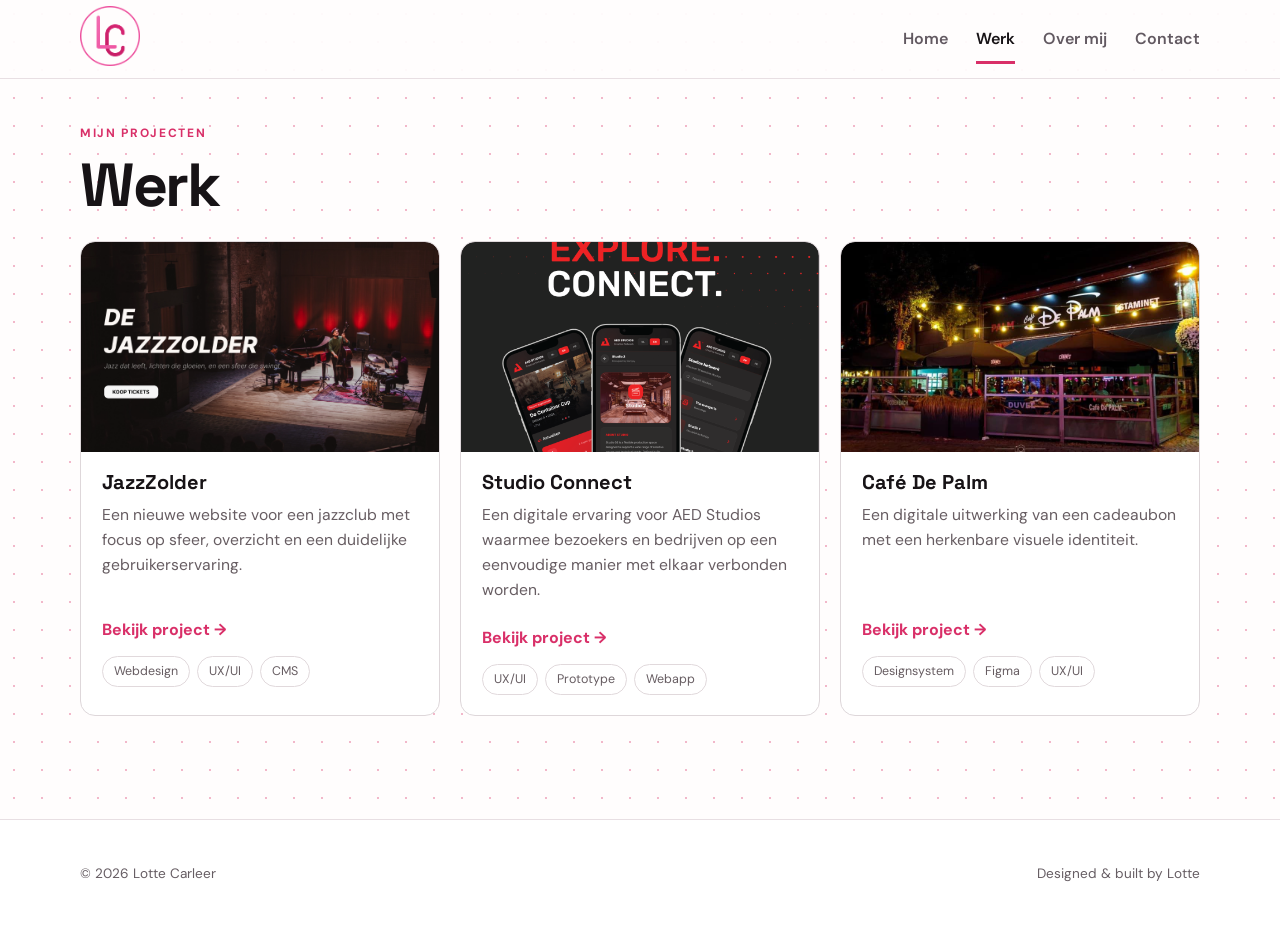
<file: projects.html>
<!DOCTYPE html>
<html lang="nl">
<head>
  <!-- Google Tag Manager -->
<script>(function(w,d,s,l,i){w[l]=w[l]||[];w[l].push({'gtm.start':
new Date().getTime(),event:'gtm.js'});var f=d.getElementsByTagName(s)[0],
j=d.createElement(s),dl=l!='dataLayer'?'&l='+l:'';j.async=true;j.src=
'https://www.googletagmanager.com/gtm.js?id='+i+dl;f.parentNode.insertBefore(j,f);
})(window,document,'script','dataLayer','GTM-W48BBSQT');</script>
<!-- End Google Tag Manager -->

  <meta charset="UTF-8">
  <meta name="viewport" content="width=device-width, initial-scale=1.0">

  <title>Mijn Projecten & Creatief Werk | UX/UI & Webdesign</title>

  <link rel="canonical" href="https://lottecarleer.vercel.app/projects.html">
  <link rel="icon" type="image/png" href="favicon.png">

  <script type="application/ld+json">
{
  "@context": "https://schema.org",
  "@type": "Person",
  "name": "Lotte Carleer",
  "url": "https://lottecarleer.vercel.app/",
  "jobTitle": "Digital Experience Designer"
}
</script>

  <meta
  name="description"
  content="Ontdek de projecten van Lotte Carleer, Digital Experience Designer. Bekijk mijn werk in UX/UI design, webdesign, appdesign en digitale ervaringen."
>

<meta property="og:title" content="Mijn projecten | Lotte Carleer – Digital Experience Designer">
<meta property="og:description" content="Ontdek mijn projecten in UX/UI design, webdesign en digitale ervaringen.">
<meta property="og:type" content="website">
<meta property="og:url" content="https://lottecarleer.vercel.app/projects.html">
<meta property="og:image" content="https://lottecarleer.vercel.app/images/og-image.jpg">

  <meta name="author" content="Lotte Carleer">
  <meta name="robots" content="index, follow">

  <link rel="preconnect" href="https://fonts.googleapis.com">
  <link rel="preconnect" href="https://fonts.gstatic.com" crossorigin>

  <link
    href="https://fonts.googleapis.com/css2?family=DM+Sans:wght@400;500;600;700&family=Space+Grotesk:wght@500;600;700&display=swap"
    rel="stylesheet"
  >

  <link rel="stylesheet" href="style.css">

  <!-- MailerLite Universal -->
<script>
    (function(w,d,e,u,f,l,n){w[f]=w[f]||function(){(w[f].q=w[f].q||[])
    .push(arguments);},l=d.createElement(e),l.async=1,l.src=u,
    n=d.getElementsByTagName(e)[0],n.parentNode.insertBefore(l,n);})
    (window,document,'script','https://assets.mailerlite.com/js/universal.js','ml');
    ml('account', '2712159');
</script>
<!-- End MailerLite Universal -->

</head>
<!-- Google tag (gtag.js) -->
<script async src="https://www.googletagmanager.com/gtag/js?id=G-LMZDEB7CWZ"></script>
<script>
  window.dataLayer = window.dataLayer || [];
  function gtag(){dataLayer.push(arguments);}
  gtag('js', new Date());

  gtag('config', 'G-LMZDEB7CWZ');
</script>

<body>

  <!-- Google Tag Manager (noscript) -->
<noscript><iframe src="https://www.googletagmanager.com/ns.html?id=GTM-W48BBSQT"
height="0" width="0" style="display:none;visibility:hidden"></iframe></noscript>
<!-- End Google Tag Manager (noscript) -->

  <!-- HEADER -->

  <header class="site-header">
    <nav class="nav container" aria-label="Hoofdnavigatie">

      <a class="logo" href="index.html">
        <img src="images/favicon.png" alt="logo">
      </a>

      <div class="nav-links">
        <a href="index.html">Home</a>
        <a class="active" href="projects.html">Werk</a>
        <a href="about.html">Over mij</a>
        <a href="contact.html">Contact</a>
      </div>

    </nav>
  </header>


  <!-- MAIN -->

  <main class="projects-page">

    <section class="projects-section container">

      <p class="eyebrow">MIJN PROJECTEN</p>

      <h1>Werk</h1>


    

     

      <!-- PROJECTS -->

      <div class="project-grid">


        <!-- PROJECT 1 -->

        <article class="project-card" data-category="web">

          <div class="project-image project-image-web">
            <img src="images/homepage.webp" alt="Websiteontwerp van JazzZolder, een jazzclub in Mechelen">
          </div>

          <div class="project-info">

            <h2>JazzZolder</h2>

            <p>
              Een nieuwe website voor een jazzclub met focus
              op sfeer, overzicht en een duidelijke
              gebruikerservaring.
            </p>

            <br>

          <a href="jazzzolder.html" aria-label="Bekijk project JazzZolder">Bekijk project →</a>

            <div class="project-tags">
              <span>Webdesign</span>
              <span>UX/UI</span>
              <span>CMS</span>
            </div>

          </div>

        </article>


        <!-- PROJECT 2 -->

       

         <article class="project-card" data-category="app">

          <div class="project-image project-image-app">
            <img src="images/Studio connect.svg" alt="Ontwerp van het digitale Studio Connect-platform voor AED Studios">
          </div>

          <div class="project-info">

            <h2>Studio Connect</h2>

            <p>
              Een digitale ervaring voor AED Studios waarmee
              bezoekers en bedrijven op een eenvoudige manier
              met elkaar verbonden worden.
            </p>

            <br>

            <a href="aed.html" aria-label="Bekijk project Studio Connect">Bekijk project →</a>

            <div class="project-tags">
              <span>UX/UI</span>
              <span>Prototype</span>
              <span>Webapp</span>
            </div>

          </div>

        </article>


        <!-- PROJECT 3 -->

        <article class="project-card" data-category="designsystem">

          <div class="project-image project-image-design">
            <img src="images/image 5.svg" alt="Grafisch ontwerp en visuele branding voor Café De Palm">
          </div>

          <div class="project-info">

            <h2>Café De Palm</h2>

            <p>
              Een digitale uitwerking van een cadeaubon met een herkenbare
              visuele identiteit.
            </p>

            <br>

            <a href="cafedepalm.html" aria-label="Bekijk project Café De Palm">Bekijk project →</a>

            <div class="project-tags">
              <span>Designsystem</span>
              <span>Figma</span>
              <span>UX/UI</span>
            </div>

          </div>

        </article>

      </div>

    </section>

  </main>


  <!-- FOOTER -->

  <footer class="footer">

    <div class="container">

      <p>© 2026 Lotte Carleer</p>

      <p>Designed &amp; built by Lotte</p>

    </div>

  </footer>


  <!-- FILTER JAVASCRIPT -->

  <script>

    const filterButtons =
      document.querySelectorAll(".filter-button");

    const projectCards =
      document.querySelectorAll(".project-card");


    filterButtons.forEach((button) => {

      button.addEventListener("click", () => {

        const filter = button.dataset.filter;


        // Actieve knop aanpassen

        filterButtons.forEach((btn) => {
          btn.classList.remove("active");
        });

        button.classList.add("active");


        // Projecten filteren

        projectCards.forEach((card) => {

          const category = card.dataset.category;

          if (filter === "all" || category === filter) {
            card.style.display = "block";
          } else {
            card.style.display = "none";
          }

        });

      });

    });

  </script>

</body>
</html>
</file>
<file: style.css>
/* =========================
   BASIS
========================= */

:root {
  --pink: #d92f68;
  --pink-light: #f8dbe5;
  --pink-soft: #fff4f7;
  --black: #171316;
  --grey: #665d63;
  --line: #e8dfe3;
  --white: #fffdfd;
  --yellow: #fff09a;
  --font-body: "DM Sans", Arial, sans-serif;
  --font-title: "Space Grotesk", Arial, sans-serif;
}

* {
  box-sizing: border-box;
}

html {
  scroll-behavior: smooth;
}

body {
  margin: 0;
  color: var(--black);
  background-color: var(--white);

  /* Kleine stippen zoals in de screenshot */
  background-image: radial-gradient(#f2b8ca 1.5px, transparent 1.5px);
  background-size: 28px 28px;

  font-family: var(--font-body);
  line-height: 1.5;
}

a {
  color: inherit;
  text-decoration: none;
}

button,
input {
  font: inherit;
}

.container {
  width: min(1120px, calc(100% - 40px));
  margin: 0 auto;
}


/* =========================
   HEADER
========================= */

.site-header {
  background: rgba(255, 253, 253, 0.94);
  border-bottom: 1px solid var(--line);
}

.nav {
  min-height: 78px;
  display: flex;
  align-items: center;
  justify-content: space-between;
}

.logo img {
  width: 60px;
  height: auto;
}

.nav-links {
  display: flex;
  gap: 28px;
  align-items: center;
}

.nav-links a {
  position: relative;
  color: #625961;
  font-weight: 600;
  padding: 8px 0;
}

.nav-links a:hover,
.nav-links a.active {
  color: var(--black);
}

.nav-links a.active::after {
  content: "";
  position: absolute;
  left: 0;
  right: 0;
  bottom: -5px;
  height: 3px;
  background: var(--pink);
}


/* =========================
   HERO
========================= */

.hero {
  min-height: 665px;
  display: grid;
  grid-template-columns: minmax(0, 1fr) minmax(360px, 0.8fr);
  gap: 110px;
  align-items: center;
  padding-top: 55px;
  padding-bottom: 65px;
}

.eyebrow {
  margin: 0 0 13px;
  color: var(--pink);
  font-size: 0.75rem;
  font-weight: 700;
  letter-spacing: 0.14em;
}

h1,
h2,
h3 {
  font-family: var(--font-title);
  line-height: 0.98;
}

h1 {
  max-width: 560px;
  margin: 0;
  font-size: clamp(3.7rem, 6vw, 5.6rem);
  letter-spacing: -0.07em;
}

.changing-word {
  display: inline-block;
  padding: 7px 18px 11px;
  margin: 5px 0;
  color: white;
  background: var(--pink);
  border-radius: 12px;
  transform: rotate(-1deg);
  white-space: nowrap;
}

.changing-word.is-changing {
  animation: word-change 0.28s ease;
}

@keyframes word-change {
  0% {
    opacity: 0;
    transform: translateY(8px) rotate(-1deg);
  }

  100% {
    opacity: 1;
    transform: translateY(0) rotate(-1deg);
  }
}

.intro {
  max-width: 550px;
  margin: 30px 0 25px;
  color: var(--grey);
  font-size: 1.1rem;
}

.hero-buttons {
  display: flex;
  gap: 12px;
  flex-wrap: wrap;
}

.button {
  display: inline-flex;
  min-height: 55px;
  align-items: center;
  justify-content: center;
  padding: 0 25px;
  border-radius: 10px;
  font-weight: 700;
  transition: transform 0.2s ease, box-shadow 0.2s ease;
}

.button:hover {
  transform: translateY(-3px);
}

.button-primary {
  color: white;
  background: var(--pink);
  box-shadow: 0 8px 20px rgba(217, 47, 104, 0.18);
}

.button-secondary {
  border: 1px solid var(--line);
  background: white;
}


/* =========================
   POST-IT BORD
========================= */

.hero-visual {
  position: relative;
  min-height: 510px;
  display: flex;
  align-items: center;
  justify-content: center;
}

.photo-card {
  width: 350px;
  height: 440px;
  padding: 9px;
  border: 3px solid var(--pink);
  background: white;
  box-shadow: 10px 12px 0 rgba(217, 47, 104, 0.08);
}

.photo-placeholder {
  width: 100%;
  height: 100%;
  display: flex;
  flex-direction: column;
  align-items: center;
  justify-content: center;
  gap: 70px;
  border-radius: 16px;
  background: var(--pink-light);
  color: var(--pink);
  cursor: pointer;
  overflow: hidden;
}

.photo-placeholder.has-image {
  background-size: cover;
  background-position: center;
}

.photo-placeholder img {
  width: 100%;
  height: 100%;
  display: block;
  object-fit: cover;
}

.initials {
  font-family: var(--font-title);
  font-size: 2.4rem;
  font-weight: 700;
}

.photo-hint {
  color: var(--grey);
  font-size: 0.85rem;
}

.post-it {
  position: absolute;
  z-index: 1000;
  width: 165px;
  min-height: 90px;
  padding: 17px;
  border: 0;
  color: #292125;
  text-align: left;
  font-family: var(--font-title);
  font-weight: 600;
  font-size: 0.95rem;
  line-height: 1.2;
  cursor: grab;
  user-select: none;
  touch-action: none;
  box-shadow: 0 15px 25px rgba(25, 15, 20, 0.12);
  transition: box-shadow 0.15s ease;
}

.post-it:active {
  cursor: grabbing;
  box-shadow: 0 20px 35px rgba(25, 15, 20, 0.18);
}

.post-it-yellow {
  top: 170px;
  left: calc(50% + 370px);
  background: var(--yellow);
  transform: rotate(3deg);
}

.post-it-pink {
  top: 650px;
  left: calc(50% - 390px);
  background: #f5b5cc;
  transform: rotate(-5deg);
}

.post-it-pink span {
  font-size: 1.1rem;
}

.size-label {
  position: absolute;
  top: calc(50% + 235px);
  left: 50%;
  transform: translateX(-50%);
  padding: 6px 11px;
  color: white;
  background: var(--pink);
  border-radius: 7px;
  font-size: 0.7rem;
  font-weight: 700;
}


/* =========================
   BEWEGENDE BALK
========================= */

.ticker {
  width: 100%;
  overflow: hidden;
  border-top: 1px solid var(--line);
  border-bottom: 1px solid var(--line);
  background: white;
  white-space: nowrap;
}

.ticker-track {
  width: max-content;
  display: flex;
  align-items: center;
  gap: 28px;
  padding: 19px 0;
  font-family: var(--font-title);
  font-size: 1.65rem;
  font-weight: 700;
  animation: ticker 25s linear infinite;
}

.ticker i {
  color: var(--pink);
  font-style: normal;
}

@keyframes ticker {
  from {
    transform: translateX(0);
  }

  to {
    transform: translateX(-50%);
  }
}


/* =========================
   RECENT WORK
========================= */

.work {
  padding-top: 90px;
  padding-bottom: 110px;
}

.section-heading {
  max-width: 600px;
  margin-bottom: 38px;
}

.section-heading h2 {
  margin: 0 0 12px;
  font-size: clamp(2.8rem, 5vw, 4rem);
  letter-spacing: -0.06em;
}

.section-heading > p:last-child {
  margin: 0;
  color: var(--grey);
}

.project-grid {
  display: grid;
  grid-template-columns: repeat(3, 1fr);
  gap: 18px;
}

.project-card {
  overflow: hidden;
  border: 1px solid var(--line);
  border-radius: 16px;
  background: white;
  box-shadow: 0 8px 25px rgba(20, 10, 15, 0.05);
  transition: transform 0.25s ease, box-shadow 0.25s ease;
}

.project-card:hover {
  transform: translateY(-7px);
  box-shadow: 0 18px 35px rgba(20, 10, 15, 0.1);
}

.project-image {
  min-height: 210px;
  display: flex;
  align-items: center;
  justify-content: center;
  padding: 25px;
  font-family: var(--font-title);
  font-size: 2.1rem;
  font-weight: 700;
  line-height: 0.9;
  text-align: center;
}

.project-jazz .project-image {
  background: #f2c5d6;
}

.project-aed .project-image {
  color: white;
  background: #222;
}

.project-palm .project-image {
  color: white;
  background: #962f0a;
}

.project-info {
  padding: 22px;
}

.project-type {
  margin: 0 0 8px;
  color: var(--pink);
  font-size: 0.68rem;
  font-weight: 700;
  letter-spacing: 0.1em;
}

.project-info h3 {
  margin: 0 0 10px;
  font-size: 1.65rem;
}

.project-info p:not(.project-type) {
  min-height: 92px;
  margin: 0 0 18px;
  color: var(--grey);
  font-size: 0.9rem;
}

.project-info a {
  color: var(--pink);
  font-weight: 700;
}


/* =========================
   FOOTER
========================= */

.footer {
  padding: 30px 0;
  border-top: 1px solid var(--line);
  background: white;
}

.footer .container {
  display: flex;
  justify-content: space-between;
  gap: 20px;
  color: var(--grey);
  font-size: 0.85rem;
}


/* =========================
   MOBIEL
========================= */

@media (max-width: 800px) {
  .nav {
    min-height: 70px;
  }

  .nav-links {
    gap: 14px;
  }

  .hero {
    grid-template-columns: 1fr;
    padding-top: 45px;
  }

  .hero-visual {
    min-height: 480px;
  }

  .project-grid {
    grid-template-columns: 1fr;
  }

  .project-info p:not(.project-type) {
    min-height: auto;
  }
}

@media (max-width: 560px) {
  .container {
    width: min(100% - 28px, 970px);
  }

  .nav {
    align-items: flex-start;
    flex-direction: column;
    gap: 8px;
    padding: 15px 0;
  }

  .nav-links {
    width: 100%;
    justify-content: space-between;
    gap: 8px;
  }

  .nav-links a {
    font-size: 0.9rem;
  }

  h1 {
    font-size: 3.4rem;
  }

  .changing-word {
    white-space: normal;
  }

  .hero-visual {
    min-height: 500px;
  }

  .size-label {
    top: calc(50% + 255px);
  }

  .photo-card {
    width: min(350px, 88vw);
    height: min(440px, 110vw);
  }

  .post-it-yellow {
    left: auto;
    right: 8px;
  }

  .post-it-pink {
    left: 8px;
  }

  .ticker-track {
    font-size: 1.3rem;
  }

  .footer .container {
    flex-direction: column;
  }
}

@media (prefers-reduced-motion: reduce) {
  html {
    scroll-behavior: auto;
  }

  .ticker-track {
    animation: none;
  }

  .changing-word.is-changing {
    animation: none;
  }

  .project-card,
  .button {
    transition: none;
  }
}

/* =========================
   PROJECTS PAGE
========================= */

.projects-page {
  min-height: calc(100vh - 160px);
}

.projects-section {
  padding-top: 45px;
  padding-bottom: 100px;
}


/* Titel */

.projects-section h1 {
  margin: 12px 0 25px;

  font-family: "Space Grotesk", sans-serif;
  font-size: 3.8rem;
  line-height: 1;
  letter-spacing: -0.04em;
}


/* Filters */

.project-filters {
  display: flex;
  flex-wrap: wrap;
  gap: 8px;

  margin-bottom: 26px;
}

.filter-button {
  padding: 9px 18px;

  border: 1px solid #ded7da;
  border-radius: 30px;

  background: white;

  font-family: "DM Sans", sans-serif;
  font-size: 0.95rem;
  color: #30292d;

  cursor: pointer;

  transition:
    background 0.2s ease,
    color 0.2s ease,
    border-color 0.2s ease;
}

.filter-button:hover {
  border-color: #222;
}

.filter-button.active {
  background: #211b1e;
  border-color: #211b1e;
  color: white;
}


/* Project grid */

.projects-section .project-grid {
  display: grid;
  grid-template-columns: repeat(3, 1fr);
  gap: 20px;
}


/* Project card */

.projects-section .project-card {
  overflow: hidden;

  background: white;

  border: 1px solid #ded7da;
  border-radius: 15px;

  box-shadow: none;
}


/* Project image */

.projects-section .project-image {
  height: 180px;

  display: flex;
  align-items: center;
  justify-content: center;

  border-radius: 14px 14px 0 0;

  font-family: "Space Grotesk", sans-serif;
  font-size: 2.2rem;
  font-weight: 700;
}


/* Kleuren */

.project-image-app {
  background: #f8e4ed;
  color: #d52b69;
}

.project-image-web {
  background: #1e171a;
  color: white;
}

.project-image-design {
  background: #e4dcdf;
  color: #211b1e;
}


/* Project informatie */

.projects-section .project-info {
  padding: 18px 21px 20px;
}

.projects-section .project-info h2 {
  margin: 0 0 8px;

  font-family: "Space Grotesk", sans-serif;
  font-size: 1.25rem;
  line-height: 1.2;
}

.projects-section .project-info p {
  margin: 0;

  color: #675d62;

  font-size: 0.98rem;
  line-height: 1.6;
}


/* Tags */

.projects-section .project-tags {
  display: flex;
  flex-wrap: wrap;
  gap: 7px;

  margin-top: 14px;
}

.projects-section .project-tags span {
  padding: 5px 11px;

  border: 1px solid #e1d9dc;
  border-radius: 20px;

  color: #675d62;

  font-size: 0.78rem;
}





/* =========================
   MOBILE
========================= */

@media (max-width: 800px) {

  .projects-section {
    padding-top: 35px;
  }

  .projects-section h1 {
    font-size: 3rem;
  }

  .projects-section .project-grid {
    grid-template-columns: 1fr;
  }

  .projects-section .project-image {
    height: 200px;
  }

}

/* =========================
   ABOUT PAGE
========================= */

.about-page {
  min-height: calc(100vh - 160px);

}

.about-section {
  padding-top: 45px;
  padding-bottom: 100px;
}


/* =========================
   TITEL
========================= */

.about-section > h1 {
  margin: 12px 0 25px;

  font-family: "Space Grotesk", sans-serif;
  font-size: 3.8rem;
  line-height: 1;
  letter-spacing: -0.04em;
}


/* =========================
   INTRO
========================= */

.about-intro {
  display: grid;
  grid-template-columns: 1fr 1fr;

  gap: 110px;

  align-items: center;

  margin-top: 15px;
}


/* =========================
   FOTO
========================= */

.about-photo-wrapper {
  position: relative;

  width: 350px;

  justify-self: center;
}

.about-photo {
  width: 350px;
  height: 440px;

  overflow: hidden;

  border: 4px solid #d82f70;
  border-radius: 14px;

  background: #f8e4ed;
}

.about-photo img {
  display: block;

  width: 100%;
  height: 100%;

  object-fit: cover;
}

.about-photo-label {
  position: absolute;

  left: 50%;
  bottom: -36px;

  transform: translateX(-50%);

  padding: 6px 14px;

  border-radius: 5px;

  background: #d82f70;
  color: white;

  font-size: 0.85rem;
  font-weight: 700;

  white-space: nowrap;
}


/* =========================
   TEKST
========================= */

.about-text {
  max-width: 520px;
}

.about-text p {
  margin: 0 0 22px;

  font-size: 1.05rem;
  line-height: 1.7;
}

.about-text strong {
  font-weight: 700;
}


/* =========================
   LEER ME KENNEN
========================= */

.about-questions {
  margin-top: 100px;
}

.about-questions h2,
.skills-section h2,
.tools-section h2 {
  margin: 0 0 22px;

  font-family: "Space Grotesk", sans-serif;
  font-size: 2rem;
  letter-spacing: -0.03em;
}


/* Vraagkaarten */

.question-grid {
  display: grid;

  grid-template-columns: repeat(4, 1fr);

  gap: 18px;
}

.question-card {
  min-height: 145px;

  padding: 24px;

  border: 1px solid #ded7da;
  border-radius: 17px;

  background: white;

  text-align: left;

  font-family: "DM Sans", sans-serif;

  cursor: pointer;

  transition:
    transform 0.2s ease,
    border-color 0.2s ease;
}

.question-card:hover {
  transform: translateY(-3px);
  border-color: #d82f70;
}

.question-card span {
  display: block;

  margin-bottom: 12px;

  color: #d82f70;

  font-size: 0.85rem;
  font-weight: 700;
}

.question-card strong {
  display: block;

  font-family: "Space Grotesk", sans-serif;
  font-size: 1.25rem;
  line-height: 1.2;
}

.question-card p {
  display: none;

  margin: 15px 0 0;

  color: #665d61;

  line-height: 1.5;
}

.question-card.open p {
  display: block;
}


/* =========================
   VAARDIGHEDEN
========================= */

.skills-section {
  margin-top: 70px;
}

.skills-list {
  border-top: 1px solid #ded7da;
}

.skill-item {
  position: relative;

  width: 100%;

  padding: 23px 0;

  display: grid;
  grid-template-columns: 1fr auto;

  border: none;
  border-bottom: 1px solid #ded7da;

  background: transparent;

  text-align: left;

  font-family: "DM Sans", sans-serif;

  cursor: pointer;
}

.skill-item > span {
  font-size: 1.05rem;
  font-weight: 500;
}

.skill-item > strong {
  font-size: 1.4rem;
  font-weight: 400;

  transition: transform 0.2s ease;
}

.skill-item.open > strong {
  transform: rotate(45deg);
}

.skill-description {
  display: none;

  grid-column: 1 / -1;

  max-width: 700px;

  padding-top: 12px;

  color: #665d61;

  line-height: 1.6;
}

.skill-item.open .skill-description {
  display: block;
}


/* =========================
   TOOLS
========================= */

.tools-section {
  margin-top: 65px;
}

.tools-list {
  display: flex;
  flex-wrap: wrap;
  gap: 9px;
}

.tools-list span {
  padding: 8px 14px;

  border: 1px solid #ded7da;
  border-radius: 30px;

  background: white;

  color: #665d61;

  font-size: 0.9rem;
}


/* =========================
   MOBILE
========================= */

@media (max-width: 800px) {

  .about-section {
    padding-top: 35px;
  }

  .about-section > h1 {
    font-size: 3rem;
  }

  .about-intro {
    grid-template-columns: 1fr;

    gap: 70px;
  }

  .about-photo-wrapper {
    width: min(350px, 100%);
  }

  .about-photo {
    width: 100%;
    height: auto;
    aspect-ratio: 350 / 440;
  }

  .about-text {
    max-width: none;
  }

  .question-grid {
    grid-template-columns: 1fr 1fr;
  }

}

@media (max-width: 500px) {

  .question-grid {
    grid-template-columns: 1fr;
  }

}

/* =========================
   CONTACT PAGE
========================= */

.contact-page {
  min-height: calc(100vh - 160px);
}

.contact-section {
  padding-top: 45px;
  padding-bottom: 100px;
}


/* =========================
   CONTACT CARD
========================= */

.contact-card {
  min-height: 620px;

  display: flex;
  flex-direction: column;
  align-items: center;
  justify-content: center;

  padding: 70px 40px;

  border: 1px solid #eadde2;
  border-radius: 22px;

  background: var(--pink-light);

  text-align: center;
}


/* =========================
   ZWAAIEND HANDJE
========================= */

.waving-hand {
  display: inline-block;

  margin-bottom: 20px;

  font-size: 3.2rem;

  transform-origin: 70% 70%;

  animation: wave 2s ease-in-out infinite;
}

@keyframes wave {

  0%,
  100% {
    transform: rotate(0deg);
  }

  10% {
    transform: rotate(15deg);
  }

  20% {
    transform: rotate(-10deg);
  }

  30% {
    transform: rotate(15deg);
  }

  40% {
    transform: rotate(-8deg);
  }

  50% {
    transform: rotate(10deg);
  }

  60% {
    transform: rotate(0deg);
  }
}


/* =========================
   TITEL
========================= */

.contact-card h1 {
  margin: 0;

  font-family: var(--font-title);
  font-size: clamp(4rem, 7vw, 6rem);
  line-height: 0.95;
  letter-spacing: -0.07em;
}

.contact-card h1 span {
  color: var(--pink);
}


/* =========================
   INTRO
========================= */

.contact-intro {
  margin: 25px 0 30px;

  max-width: 700px;

  color: var(--grey);

  font-size: 1.2rem;
  line-height: 1.55;
}


/* =========================
   KEUZES
========================= */

.contact-options {
  display: flex;
  flex-wrap: wrap;
  justify-content: center;

  gap: 9px;

  margin-bottom: 35px;
}

.contact-option {
  padding: 10px 18px;

  border: 1px solid var(--line);
  border-radius: 30px;

  background: white;

  color: var(--black);

  font-family: var(--font-body);
  font-size: 0.95rem;

  cursor: pointer;

  transition:
    background 0.2s ease,
    color 0.2s ease,
    transform 0.2s ease;
}

.contact-option:hover {
  transform: translateY(-2px);
}

.contact-option.active {
  border-color: var(--black);

  background: var(--black);

  color: white;
}


/* =========================
   MAIL BUTTON
========================= */

.mail-button {
  display: inline-flex;

  min-height: 70px;

  align-items: center;
  justify-content: center;

  padding: 0 38px;

  border-radius: 10px;

  background: var(--pink);

  color: white;

  font-family: var(--font-title);
  font-size: 1.35rem;
  font-weight: 700;

  box-shadow:
    0 10px 25px rgba(217, 47, 104, 0.2);

  transition:
    transform 0.2s ease,
    box-shadow 0.2s ease;
}

.mail-button:hover {
  transform: translateY(-4px);

  box-shadow:
    0 15px 30px rgba(217, 47, 104, 0.25);
}


/* =========================
   EMAIL
========================= */

.contact-email {
  margin: 25px 0 0;

  color: var(--grey);

  font-size: 1rem;
}

.contact-email span {
  margin: 0 5px;
}


/* =========================
   MOBILE
========================= */

@media (max-width: 800px) {

  .contact-section {
    padding-top: 35px;
  }

  .contact-card {
    min-height: 600px;

    padding: 60px 20px;
  }

  .contact-card h1 {
    font-size: 4rem;
  }

  .contact-intro {
    font-size: 1rem;
  }

  .contact-options {
    max-width: 400px;
  }

}

@media (max-width: 500px) {

  .contact-card h1 {
    font-size: 3.3rem;
  }

  .contact-options {
    gap: 7px;
  }

  .contact-option {
    font-size: 0.85rem;
    padding: 9px 13px;
  }

  .mail-button {
    min-height: 60px;
    font-size: 1.15rem;
  }

  .contact-email {
    font-size: 0.85rem;
  }

}

/* =========================
   JAZZZOLDER CASE STUDY
========================= */

.case-study {
  padding: 45px 0 100px;
}


/* Terug-link */

.back-link {
  display: inline-block;

  margin-bottom: 30px;

  color: var(--grey);

  font-size: 0.85rem;
  font-weight: 600;
}

.back-link:hover {
  color: var(--pink);
}


/* =========================
   CASE HEADER
========================= */

.case-header {
  margin-bottom: 35px;
}

.case-header h1 {
  max-width: none;

  margin: 8px 0 10px;

  font-size: clamp(3rem, 6vw, 5rem);

  letter-spacing: -0.06em;
}

.case-meta {
  margin: 0 0 15px;

  color: var(--grey);

  font-size: 0.85rem;
}

.case-tags {
  display: flex;
  flex-wrap: wrap;
  gap: 8px;
}

.case-tags span {
  padding: 6px 11px;

  border-radius: 20px;

  background: var(--pink-soft);

  color: var(--pink);

  font-size: 0.75rem;
  font-weight: 600;
}


/* =========================
   HERO
========================= */

.case-hero {
  width: 100%;

  overflow: hidden;

  margin-bottom: 55px;

  border: 1px solid var(--line);
  border-radius: 18px;

  background: white;

  box-shadow: 0 10px 30px rgba(20, 10, 15, 0.06);
}

.case-hero img {
  display: block;

  width: 100%;
  height: auto;
}


/* =========================
   OVERVIEW
========================= */

.case-overview {
  display: grid;

  grid-template-columns: 1fr 300px;

  gap: 70px;

  align-items: start;

  margin-bottom: 100px;
}

.case-text h2,
.case-section h2 {
  margin: 0 0 12px;

  font-family: var(--font-title);

  font-size: 2.5rem;

  letter-spacing: -0.04em;
}

.case-text p {
  max-width: 720px;

  margin: 0 0 15px;

  color: var(--grey);

  font-size: 0.95rem;
  line-height: 1.7;
}


/* Tools */

.tools-card {
  padding: 25px;

  border: 1px solid var(--line);
  border-radius: 16px;

  background: white;
}

.tools-card h3 {
  margin: 0 0 15px;

  font-size: 1rem;
}

.tool-tags {
  display: flex;
  flex-wrap: wrap;
  gap: 7px;
}

.tool-tags span {
  padding: 6px 10px;

  border: 1px solid var(--line);
  border-radius: 20px;

  color: var(--grey);

  font-size: 0.75rem;
}


/* =========================
   SECTIES
========================= */

.case-section {
  margin-bottom: 110px;
}

.section-label {
  display: inline-block;

  margin-bottom: 12px;

  padding: 5px 11px;

  border-radius: 20px;

  background: var(--pink-soft);

  color: var(--pink);

  font-size: 0.65rem;
  font-weight: 700;
  letter-spacing: 0.08em;
}

.section-intro {
  max-width: 650px;

  margin: 0 0 30px;

  color: var(--grey);

  font-size: 0.9rem;
}

.case-section > img {
  display: block;
  width: 85%;
  max-width: 900px;
  height: auto;
  margin: 35px auto 0;
  border-radius: 16px;
}


/* =========================
   OUDE WEBSITE
========================= */

.old-website {
  display: grid;

  grid-template-columns: repeat(3, 1fr);

  gap: 18px;

  padding: 45px;

  border: 1px solid var(--line);
  border-radius: 18px;

  background: white;
}

.old-site-image {
  min-height: 260px;

  display: flex;
  align-items: center;
  justify-content: center;

  border: 1px solid #ddd;

  background: #e9e9e9;

  color: #555;

  text-align: center;

  font-family: var(--font-title);
  font-weight: 700;
}

.old-site-image:nth-child(2) {
  transform: rotate(1deg);
}

.old-site-image:nth-child(3) {
  transform: rotate(-1deg);
}


/* =========================
   BRANDING
========================= */

.branding-grid {
  display: grid;

  grid-template-columns: 1fr 1fr;

  gap: 20px;
}

.branding-card {
  padding: 30px;

  border: 1px solid var(--line);
  border-radius: 18px;

  background: white;
}

.branding-card h3 {
  margin: 0 0 25px;

  font-size: 1rem;
}


/* Kleuren */

.color-list {
  display: flex;
  flex-direction: column;
  gap: 15px;
}

.color-item {
  display: flex;
  align-items: center;

  gap: 12px;
}

.color-box {
  width: 36px;
  height: 36px;

  flex-shrink: 0;

  border-radius: 7px;

  border: 1px solid var(--line);
}

.color-cream {
  background: #e9d1a5;
}

.color-red {
  background: #c41818;
}

.color-white {
  background: #fbfbf4;
}

.color-black {
  background: #131311;
}

.color-item strong {
  display: block;

  font-size: 0.8rem;
}

.color-item small {
  display: block;

  margin-top: 2px;

  color: var(--grey);

  font-size: 0.7rem;
}


/* Typografie */

.font-label {
  margin: 0 0 5px;

  color: var(--pink);

  font-size: 0.6rem;
  font-weight: 700;
  letter-spacing: 0.1em;
}

.font-example-heading {
  display: block;

  margin-bottom: 5px;

  font-family: var(--font-title);
  font-size: 1.2rem;
}

.branding-card > p:not(.font-label) {
  margin: 0 0 18px;

  color: var(--grey);

  font-size: 0.75rem;
}

.typography-preview {
  display: flex;
  flex-direction: column;

  gap: 7px;

  margin-top: 20px;

  padding: 20px;

  border-radius: 9px;

  background: #131311;

  color: white;
}

.typography-preview small {
  font-size: 0.55rem;
  opacity: 0.7;
}

.typography-preview strong {
  font-family: var(--font-title);
  font-size: 1.15rem;
}

.typography-preview span {
  color: #ccc;

  font-size: 0.7rem;
}


/* =========================
   DESIGN PROCES
========================= */

.process-section {
  margin-bottom: 100px;
}

.process {
  position: relative;

  max-width: 950px;

  margin: 55px auto 0;
}

.process-line {
  position: absolute;

  top: 0;
  bottom: 0;

  left: 50%;

  width: 2px;

  transform: translateX(-50%);

  background: var(--pink-light);
}

.process-item {
  position: relative;

  display: flex;

  width: 50%;

  margin-bottom: 45px;
}

.process-left {
  justify-content: flex-end;

  padding-right: 45px;
}

.process-right {
  margin-left: 50%;

  padding-left: 45px;
}

.process-number {
  position: absolute;

  top: 25px;

  width: 14px;
  height: 14px;

  border-radius: 50%;

  background: var(--pink);

  color: transparent;
}

.process-left .process-number {
  right: -7px;
}

.process-right .process-number {
  left: -7px;
}

.process-card {
  width: 100%;

  padding: 25px;

  border: 1px solid var(--line);
  border-radius: 14px;

  background: white;

  box-shadow: 0 5px 15px rgba(20, 10, 15, 0.04);
}

.process-card h3 {
  margin: 0 0 8px;

  font-size: 0.95rem;
}

.process-card p {
  margin: 0;

  color: var(--grey);

  font-size: 0.75rem;
  line-height: 1.6;
}


/* =========================
   RESULTAAT
========================= */

.case-result {
  position: relative;

  overflow: hidden;

  margin-bottom: 90px;

  padding: 55px 50px;

  border-radius: 18px;

  background: var(--pink);

  color: white;

  text-align: center;
}

.case-result::before,
.case-result::after {
  content: "";

  position: absolute;

  width: 90px;
  height: 90px;

  border-radius: 50%;

  background: rgba(255, 255, 255, 0.15);
}

.case-result::before {
  top: -35px;
  left: -25px;
}

.case-result::after {
  right: -25px;
  bottom: -35px;
}

.result-icon {
  margin-bottom: 10px;

  font-size: 1.5rem;
}

.case-result h2 {
  margin: 0 0 15px;

  font-family: var(--font-title);

  font-size: 2rem;
}

.case-result p {
  max-width: 700px;

  margin: 0 auto 25px;

  font-size: 0.85rem;
  line-height: 1.6;
}

.result-button {
  display: inline-flex;

  padding: 11px 18px;

  border-radius: 30px;

  background: white;

  color: var(--pink);

  font-size: 0.75rem;
  font-weight: 700;
}


/* =========================
   CONTACT CTA
========================= */

.case-contact {
  padding: 20px 0 50px;

  text-align: center;
}

.case-contact h2 {
  margin: 0 0 12px;

  font-family: var(--font-title);

  font-size: 2.2rem;

  letter-spacing: -0.04em;
}

.case-contact p {
  max-width: 600px;

  margin: 0 auto 25px;

  color: var(--grey);

  font-size: 0.85rem;
}


/* =========================
   MOBILE
========================= */

@media (max-width: 800px) {

  .case-study {
    padding-top: 35px;
  }

  .case-header h1 {
    font-size: 3.3rem;
  }

  .case-overview {
    grid-template-columns: 1fr;

    gap: 30px;
  }

  .old-website {
    grid-template-columns: 1fr;

    padding: 25px;
  }

  .branding-grid {
    grid-template-columns: 1fr;
  }

  .process-line {
    left: 15px;
  }

  .process-item,
  .process-right {
    width: 100%;

    margin-left: 0;

    padding-left: 45px;
    padding-right: 0;

    justify-content: flex-start;
  }

  .process-left .process-number,
  .process-right .process-number {
    left: 8px;
    right: auto;
  }

  .case-result {
    padding: 45px 25px;
  }

}

@media (max-width: 500px) {

  .case-header h1 {
    font-size: 2.8rem;
  }

  .case-text h2,
  .case-section h2 {
    font-size: 2rem;
  }

  .branding-card {
    padding: 22px;
  }

}

/* =========================
   CAFÉ DE PALM
========================= */

.palm-case .case-header {
  margin-bottom: 35px;
}


/* Hero */

.palm-hero {
  border-radius: 16px;
}

.palm-hero img {
  display: block;

  width: 100%;
  height: 520px;

  object-fit: cover;
}


/* Kleuren */

.palm-black {
  background: #2c2c2c;
}

.palm-red {
  background: #962f0a;
}

.palm-orange {
  background: #d15b30;
}

.palm-white {
  background: #fbfbfb;
}


/* Typografie */

.palm-font-example {
  display: block;

  margin-top: 10px;

  font-family: var(--font-title);
  font-size: 1.8rem;
}


/* =========================
   UITDAGING
========================= */

.challenge-grid {
  display: grid;

  grid-template-columns: 1fr 1fr;

  gap: 20px;

  margin-bottom: 100px;
}

.challenge-card {
  min-height: 170px;

  display: flex;
  flex-direction: column;
  align-items: center;
  justify-content: center;

  padding: 30px;

  border: 1px solid var(--line);
  border-radius: 17px;

  background: white;

  text-align: center;
}

.challenge-card h3 {
  margin: 0 0 12px;

  font-size: 1rem;
}

.challenge-card p {
  max-width: 350px;

  margin: 0;

  color: var(--grey);

  font-size: 0.8rem;
  line-height: 1.5;
}

.challenge-solution {
  background: var(--pink);

  border-color: var(--pink);

  color: white;
}

.challenge-solution p {
  color: white;
}


/* =========================
   DELIVERABLES
========================= */

.deliverables-section {
  text-align: center;
}

.deliverables-grid {
  display: grid;

  grid-template-columns: 1fr 1fr;

  gap: 18px;

  margin-top: 30px;

  text-align: center;
}

.deliverable-card {
  min-height: 145px;

  display: flex;
  flex-direction: column;
  align-items: center;
  justify-content: center;

  padding: 25px;

  border: 1px solid var(--line);
  border-radius: 16px;

  background: white;
}

.deliverable-icon {
  width: 35px;
  height: 35px;

  display: flex;
  align-items: center;
  justify-content: center;

  margin-bottom: 10px;

  border-radius: 9px;

  background: var(--pink);

  color: white;

  font-size: 0.9rem;
}

.deliverable-card h3 {
  margin: 0 0 5px;

  font-size: 0.8rem;
}

.deliverable-card p {
  margin: 0;

  color: var(--grey);

  font-size: 0.7rem;
}


/* =========================
   CADEAUBON
========================= */

.giftcard-section {
  margin-bottom: 100px;
}

.giftcard {
  display: flex;

  justify-content: center;
  align-items: center;

  width: 100%;
  padding: 40px;

  overflow: hidden;

  border-radius: 16px;

  background: #a6320b;

  color: white;

  box-shadow: 0 10px 25px rgba(20, 10, 15, 0.08);
}

.giftcard-image {
  width: 100%;

  display: flex;
  justify-content: center;
  align-items: center;
}

.giftcard-image img {
  display: block;

  width: auto;
  max-width: 100%;
  height: auto;
  max-height: 500px;

  object-fit: contain;
}

.giftcard-content {
  padding: 35px;
}

.giftcard-content h2 {
  margin: 0 0 8px;

  font-family: var(--font-title);

  font-size: 3rem;

  color: white;
}

.giftcard-label {
  display: inline-block;

  padding: 7px 14px;

  border-radius: 5px;

  background: white;

  color: #a6320b;

  font-weight: 700;
}

.giftcard-value {
  margin: 15px 0;

  padding: 18px;

  border-radius: 12px;

  background: white;

  color: var(--black);
}

.giftcard-value span {
  display: block;

  margin-bottom: 5px;

  font-size: 0.8rem;
}

.giftcard-value strong {
  font-size: 1.8rem;
}

.giftcard-value div {
  width: 130px;

  margin-left: 40px;

  margin-top: -5px;

  border-bottom: 2px solid #a6320b;
}

.giftcard-content p {
  margin: 20px 0 0;

  font-size: 0.85rem;
  line-height: 1.5;
}


/* =========================
   RESULTATEN
========================= */

.results-section {
  position: relative;

  overflow: hidden;

  margin-bottom: 90px;

  padding: 45px 30px;

  border: 1px solid #efdce3;
  border-radius: 18px;

  background: var(--pink-soft);

  text-align: center;
}

.results-section::before,
.results-section::after {
  content: "";

  position: absolute;

  width: 70px;
  height: 70px;

  border-radius: 50%;

  background: rgba(217, 47, 104, 0.1);
}

.results-section::before {
  top: -35px;
  right: -20px;
}

.results-section::after {
  bottom: -35px;
  left: -20px;
}

.results-section h2 {
  margin: 0 0 30px;

  font-family: var(--font-title);

  font-size: 2rem;
}

.results-grid {
  display: grid;

  grid-template-columns: 1fr 1fr;

  gap: 12px;

  position: relative;

  z-index: 1;
}

.result-item {
  display: flex;
  align-items: center;

  gap: 10px;

  padding: 13px 15px;

  border: 1px solid var(--line);
  border-radius: 10px;

  background: white;

  text-align: left;

  font-size: 0.75rem;
}

.result-item span {
  width: 18px;
  height: 18px;

  display: flex;
  align-items: center;
  justify-content: center;

  flex-shrink: 0;

  border-radius: 50%;

  background: var(--pink-light);

  color: var(--pink);

  font-size: 0.7rem;
  font-weight: 700;
}


/* =========================
   MOBILE
========================= */

@media (max-width: 800px) {

  .palm-hero img {
    height: 350px;
  }

  .challenge-grid {
    grid-template-columns: 1fr;
  }

  .deliverables-grid {
    grid-template-columns: 1fr;
  }

  .giftcard {
    grid-template-columns: 1fr;
  }

  .giftcard-image {
    min-height: 250px;
  }

  .giftcard-content h2 {
    font-size: 2.5rem;
  }

  .results-grid {
    grid-template-columns: 1fr;
  }

}

@media (max-width: 500px) {

  .palm-hero img {
    height: 250px;
  }

  .giftcard-content {
    padding: 25px;
  }

}

/* =========================
   STUDIO CONNECT
========================= */

.studio-case {
  padding-bottom: 80px;
}


/* =========================
   HERO
========================= */

.studio-hero {
  background: #202121;
}

.studio-hero img {
  display: block;

  width: 100%;
  height: 520px;

  object-fit: cover;
}


/* =========================
   TOOLS BUTTON
========================= */

.studio-button {
  display: block;

  margin-top: 20px;

  padding: 11px 16px;

  border-radius: 8px;

  background: var(--pink);

  color: white;

  text-align: center;

  font-size: 0.8rem;
  font-weight: 700;
}

.studio-button:hover {
  opacity: 0.9;
}


/* =========================
   OPLOSSING
========================= */

.studio-solution {
  background: var(--pink);
  border-color: var(--pink);
}


/* =========================
   DESIGN PROCES
========================= */

.studio-process {
  margin-top: 30px;
}

.studio-process-list {
  position: relative;

  margin-top: 55px;
}

.studio-process-list::before {
  content: "";

  position: absolute;

  top: 0;
  bottom: 0;

  left: 50%;

  width: 2px;

  transform: translateX(-50%);

  background: var(--pink-light);
}


.studio-process-row {
  position: relative;

  display: grid;

  grid-template-columns: 1fr 1fr;

  gap: 45px;

  min-height: 210px;

  margin-bottom: 45px;

  align-items: center;
}

.studio-process-row.reverse {
  direction: rtl;
}

.studio-process-row.reverse > * {
  direction: ltr;
}


/* Tekst */

.studio-process-text {
  position: relative;

  display: flex;

  gap: 15px;

  padding: 25px;

  border: 1px solid var(--line);
  border-radius: 14px;

  background: white;

  box-shadow: 0 5px 15px rgba(20, 10, 15, 0.04);
}

.studio-step {
  width: 28px;
  height: 28px;

  display: flex;

  flex-shrink: 0;

  align-items: center;
  justify-content: center;

  border-radius: 50%;

  background: var(--pink);

  color: white;

  font-family: var(--font-title);
  font-size: 0.75rem;
  font-weight: 700;
}

.studio-process-text h3 {
  margin: 0 0 8px;

  font-size: 0.95rem;
}

.studio-process-text p {
  margin: 0;

  color: var(--grey);

  font-size: 0.75rem;
  line-height: 1.6;
}


/* Afbeelding */

.studio-process-image {
  min-height: 280px;

  display: flex;
  align-items: center;
  justify-content: center;

  padding: 25px;

  overflow: hidden;

  border: 1px solid var(--line);
  border-radius: 16px;

  background: white;
}

.studio-process-image img {
  display: block;

  width: auto;
  max-width: 100%;
  height: auto;
  max-height: 240px;

  object-fit: contain;
  border-radius: 12px;
}

.studio-process-image > span {
  padding: 50px;

  font-family: var(--font-title);

  font-size: 1.5rem;
  font-weight: 700;

  color: #252525;
}


/* =========================
   RESULTATEN
========================= */

.studio-results {
  margin-top: 90px;
}


/* =========================
   ROZE RESULTAAT BLOK
========================= */

.studio-result {
  background: linear-gradient(
    135deg,
    var(--pink),
    #e80067
  );
}

.studio-result h2 {
  max-width: 600px;

  margin-left: auto;
  margin-right: auto;
}

/* TEAMGENOTEN */
.team-section {
    margin: 60px 0;
}

.team-section h2 {
    font-size: 26px;
    font-weight: 600;
    margin-bottom: 22px;
    color: #252025;
}

.team-links {
    display: flex;
    flex-wrap: wrap;
    gap: 14px;
}

.team-links a {
    display: flex;
    align-items: center;
    gap: 18px;
    padding: 14px 22px;
    background-color: #fff0f5;
    border: 1px solid #f5c5d7;
    border-radius: 12px;
    color: #b83269;
    text-decoration: none;
    font-size: 15px;
    font-weight: 500;
    transition: all 0.3s ease;
}

.team-links a span {
    color: #e36b9b;
    font-size: 18px;
}

.team-links a:hover {
    background-color: #e879a5;
    border-color: #e879a5;
    color: white;
    transform: translateY(-4px);
    box-shadow: 0 6px 18px rgba(210, 80, 130, 0.18);
}

.team-links a:hover span {
    color: white;
}

/* MOBIEL */
@media (max-width: 600px) {
    .team-links {
        flex-direction: column;
    }

    .team-links a {
        justify-content: space-between;
    }
}

/* =========================
   MOBILE
========================= */

@media (max-width: 800px) {

  .studio-hero img {
    height: 350px;
  }

  .studio-process-list::before {
    left: 15px;
  }

  .studio-process-row,
  .studio-process-row.reverse {
    display: flex;

    flex-direction: column;

    gap: 20px;

    padding-left: 35px;

    direction: ltr;
  }

  .studio-process-text,
  .studio-process-image {
    width: 100%;
  }

  .studio-process-image {
    min-height: 220px;
  }

}

@media (max-width: 500px) {

  .studio-hero img {
    height: 250px;
  }

  .studio-process-text {
    padding: 20px;
  }

}

/* =========================
   AFBEELDINGEN
========================= */

/* Afbeeldingen op de projectenpagina */
.project-image {
  overflow: hidden;
  padding: 0;
}

.project-image img {
  display: block;
  width: 100%;
  height: 210px;
  object-fit: cover;
}


/* =========================
   CASE STUDY HERO
========================= */

.case-hero {
  overflow: hidden;
}

.case-hero img {
  display: block;
  width: 100%;
  height: auto;
  max-width: 100%;
}


/* =========================
   OUDE WEBSITE - JAZZZOLDER
========================= */

.old-website img {
  display: block;
  width: 100%;
  height: auto;
  border-radius: 10px;
}

.old-site-image img {
  width: 100%;
  height: 100%;
  object-fit: cover;
}


/* =========================
   STUDIO CONNECT PROCESS
========================= */

.studio-process-image {
  overflow: hidden;
}

.studio-process-image img {
  display: block;
  width: 100%;
  height: 100%;
  max-width: 100%;
  max-height: 300px;
  object-fit: contain;
}


/* =========================
   CADEAUTBON
========================= */

.giftcard-image {
  overflow: hidden;
}

.giftcard-image img {
  display: block;
  width: 100%;
  height: 100%;
  object-fit: contain;
}


/* =========================
   MOBIEL
========================= */

@media (max-width: 800px) {

  .project-image img {
    height: 220px;
  }

  .case-hero img {
    width: 100%;
    height: auto;
  }

  .old-website {
    grid-template-columns: 1fr;
    padding: 20px;
  }

  .studio-process-image img {
    max-height: 250px;
  }

}

@media (max-width: 500px) {

  .project-image img {
    height: 200px;
  }

  .giftcard-image {
    min-height: 250px;
  }

}


/* =====================================================
   AED PROJECT — SPLIT URL REDESIGN
   Volledig roze kleurenpalet
   Classes afgestemd op de HTML: aedv-
===================================================== */

:root {
  --aedv-pink: #f3a4c7;
  --aedv-hot: #e96b9f;
  --aedv-light: #fff0f6;
  --aedv-lilac: #f9d6e5;
  --aedv-dark: #29212a;
  --aedv-text: #302731;
  --aedv-muted: #827681;
}

/* ALGEMEEN */

.aedv-hero,
.aedv-intro,
.aedv-team,
.aedv-challenge,
.aedv-process,
.aedv-outcome,
.aedv-recognition,
.aedv-contact-cta {
  box-sizing: border-box;
}

.aedv-hero *,
.aedv-intro *,
.aedv-team *,
.aedv-challenge *,
.aedv-process *,
.aedv-outcome *,
.aedv-recognition *,
.aedv-contact-cta * {
  box-sizing: border-box;
}

.aedv-hero,
.aedv-intro,
.aedv-challenge,
.aedv-process,
.aedv-outcome,
.aedv-recognition,
.aedv-contact-cta {
  width: min(1240px, calc(100% - 60px));
  margin-left: auto;
  margin-right: auto;
}

.aedv-eyebrow,
.aedv-section-kicker,
.aedv-process-label,
.aedv-card-label {
  font-size: 11px;
  font-weight: 800;
  letter-spacing: 2px;
  text-transform: uppercase;
}

/* ================= HERO ================= */

.aedv-hero {
  position: relative;
  display: grid;
  grid-template-columns: 1fr 1fr;
  align-items: center;
  gap: 50px;
  min-height: 650px;
  margin-top: 35px;
  padding: 70px;
  overflow: hidden;
  background: var(--aedv-dark);
  color: white;
  isolation: isolate;
}

.aedv-hero::before {
  content: "";
  position: absolute;
  z-index: -1;
  width: 650px;
  height: 650px;
  right: -180px;
  top: -80px;
  border-radius: 50%;
  background: radial-gradient(
    circle,
    rgba(243,164,199,.4),
    rgba(237,111,168,.12) 55%,
    transparent 70%
  );
}

.aedv-hero-copy {
  position: relative;
  z-index: 2;
}

.aedv-eyebrow {
  color: var(--aedv-hot);
}

.aedv-hero h1 {
  margin: 30px 0;
  font-family: 'Space Grotesk', sans-serif;
  font-size: clamp(65px, 7vw, 105px);
  line-height: .9;
  letter-spacing: -6px;
  font-weight: 700;
}

.aedv-hero h1 span {
  color: var(--aedv-pink);
}

.aedv-hero-lead {
  max-width: 470px;
  color: rgba(255,255,255,.75);
  font-size: 17px;
  line-height: 1.8;
}

.aedv-meta {
  display: flex;
  flex-wrap: wrap;
  gap: 10px;
  margin: 30px 0;
}

.aedv-meta span {
  padding: 9px 13px;
  border: 1px solid rgba(255,255,255,.25);
  border-radius: 30px;
  color: rgba(255,255,255,.8);
  font-size: 11px;
}

.aedv-button {
  display: inline-flex;
  justify-content: space-between;
  align-items: center;
  gap: 30px;
  min-width: 210px;
  padding: 15px 18px;
  text-decoration: none;
  font-size: 13px;
  font-weight: 750;
  transition: .3s ease;
}

.aedv-button:hover {
  transform: translateY(-5px);
  box-shadow: 0 12px 30px rgba(0,0,0,.2);
}

.aedv-button span {
  display: grid;
  width: 30px;
  height: 30px;
  place-items: center;
  border-radius: 50%;
  font-size: 17px;
}

.aedv-button-light {
  background: var(--aedv-pink);
  color: var(--aedv-dark);
}

.aedv-button-light span {
  background: var(--aedv-dark);
  color: white;
}

.aedv-hero-visual {
  position: relative;
  display: flex;
  flex-direction: column;
  align-items: center;
  justify-content: center;
  min-height: 420px;
}

.aedv-hero-image-wrap {
  display: grid;
  width: 100%;
  min-height: 350px;
  place-items: center;
  padding: 25px;
  border-radius: 48% 48% 5px 5px;
  background: linear-gradient(135deg, #ffe3ef, #f5b5d0);
  box-shadow: 0 30px 80px rgba(0,0,0,.3);
  animation: aedv-float 6s ease-in-out infinite;
}

.aedv-hero-image-wrap img {
  display: block;
  width: 100%;
  max-height: 390px;
  object-fit: contain;
}

.aedv-image-note {
  margin-top: 20px;
  color: rgba(255,255,255,.65);
  font-size: 11px;
  letter-spacing: 1px;
  text-align: center;
}

.aedv-hero-index {
  position: absolute;
  right: 25px;
  bottom: 20px;
  color: rgba(255,255,255,.5);
  font-size: 10px;
  font-weight: 700;
  letter-spacing: 2px;
}

/* ================= INTRO ================= */

.aedv-intro {
  padding-top: 130px;
  padding-bottom: 100px;
}

.aedv-section-kicker {
  display: flex;
  align-items: center;
  gap: 15px;
  color: var(--aedv-muted);
}

.aedv-section-kicker span:first-child {
  display: grid;
  width: 35px;
  height: 35px;
  place-items: center;
  border: 1px solid var(--aedv-hot);
  border-radius: 50%;
  color: var(--aedv-hot);
}

.aedv-intro-grid {
  display: grid;
  grid-template-columns: 1fr .9fr;
  gap: 10%;
  margin-top: 50px;
}

.aedv-intro-grid h2 {
  margin: 0;
  font-family: 'Space Grotesk', sans-serif;
  font-size: clamp(55px, 7vw, 95px);
  line-height: .9;
  letter-spacing: -6px;
}

.aedv-intro-grid h2 em {
  color: var(--aedv-hot);
  font-style: normal;
}

.aedv-intro-text p {
  color: var(--aedv-muted);
  font-size: 15px;
  line-height: 1.9;
}

.aedv-facts {
  display: grid;
  grid-template-columns: repeat(4, 1fr);
  gap: 20px;
  margin-top: 55px;
  padding-top: 25px;
  border-top: 1px solid rgba(40,30,40,.15);
}

.aedv-facts div {
  display: grid;
  gap: 10px;
}

.aedv-facts span {
  color: var(--aedv-hot);
  font-size: 10px;
  font-weight: 800;
  letter-spacing: 2px;
  text-transform: uppercase;
}

.aedv-facts strong {
  font-size: 13px;
}

/* ================= TEAM ================= */

.aedv-team {
  position: relative;
  display: grid;
  grid-template-columns: 1fr .8fr;
  gap: 35px;
  align-items: center;
  margin-bottom: 130px;
  padding: 55px;
  overflow: hidden;
  background: #f9d6e5;
}

.aedv-team h2 {
  margin: 15px 0 0;
  font-family: 'Space Grotesk', sans-serif;
  font-size: clamp(40px, 5vw, 65px);
  line-height: .95;
  letter-spacing: -4px;
}

.aedv-team-links {
  display: grid;
}

.aedv-team-links a {
  display: flex;
  justify-content: space-between;
  padding: 17px 0;
  border-bottom: 1px solid rgba(40,30,40,.2);
  color: var(--aedv-dark);
  text-decoration: none;
  font-weight: 700;
  transition: .3s;
}

.aedv-team-links a span {
  color: var(--aedv-hot);
  transition: .3s;
}

.aedv-team-links a:hover {
  padding-left: 8px;
  color: var(--aedv-hot);
}

.aedv-team-links a:hover span {
  transform: translate(4px,-4px);
}

/* ================= CHALLENGE ================= */

.aedv-challenge {
  padding-bottom: 130px;
}

.aedv-kicker-dark {
  color: var(--aedv-muted);
}

.aedv-challenge-grid {
  display: grid;
  grid-template-columns: 1fr 1fr;
  gap: 20px;
  margin-top: 50px;
}

.aedv-challenge-card {
  position: relative;
  min-height: 350px;
  padding: 40px;
  overflow: hidden;
  background: #fff0f6;
  transition: transform .3s ease;
}

.aedv-challenge-card:hover {
  transform: translateY(-7px);
}

.aedv-challenge-answer {
  background: var(--aedv-dark);
  color: white;
}

.aedv-card-number {
  position: absolute;
  top: 25px;
  right: 35px;
  color: var(--aedv-pink);
  font-size: 75px;
  font-weight: 800;
}

.aedv-card-label {
  color: var(--aedv-hot);
}

.aedv-challenge-card h2 {
  position: relative;
  margin: 100px 0 15px;
  font-family: 'Space Grotesk', sans-serif;
  font-size: clamp(30px, 4vw, 48px);
  line-height: .95;
  letter-spacing: -3px;
}

.aedv-challenge-card p:last-child {
  max-width: 430px;
  color: var(--aedv-muted);
  font-size: 14px;
  line-height: 1.8;
}

.aedv-challenge-answer p:last-child {
  color: rgba(255,255,255,.7);
}

/* ================= PROCESS ================= */

.aedv-process {
  padding-bottom: 130px;
}

.aedv-process-heading {
  display: grid;
  grid-template-columns: 1fr .7fr;
  gap: 9%;
  align-items: end;
  margin: 50px 0;
}

.aedv-process-heading h2 {
  margin: 0;
  font-family: 'Space Grotesk', sans-serif;
  font-size: clamp(45px, 6vw, 80px);
  line-height: .95;
  letter-spacing: -5px;
}

.aedv-process-heading p {
  color: var(--aedv-muted);
  font-size: 15px;
  line-height: 1.8;
}

.aedv-process-list {
  border-top: 1px solid rgba(40,30,40,.15);
}

.aedv-process-item {
  display: grid;
  grid-template-columns: 55px .85fr 1fr;
  gap: 30px;
  align-items: center;
  padding: 35px 0;
  border-bottom: 1px solid rgba(40,30,40,.15);
}

.aedv-process-number {
  align-self: start;
  color: var(--aedv-hot);
  font-size: 13px;
  font-weight: 800;
}

.aedv-process-label {
  color: var(--aedv-hot);
}

.aedv-process-content h3 {
  margin: 12px 0;
  font-family: 'Space Grotesk', sans-serif;
  font-size: clamp(24px, 3vw, 35px);
  letter-spacing: -2px;
}

.aedv-process-content p:last-child {
  color: var(--aedv-muted);
  font-size: 14px;
  line-height: 1.8;
}

.aedv-process-media {
  display: grid;
  min-height: 230px;
  place-items: center;
  overflow: hidden;
  background: #fce0eb;
}

.aedv-process-media img {
  display: block;
  width: 100%;
  height: 250px;
  object-fit: cover;
  transition: transform .6s ease;
}

.aedv-process-media:hover img {
  transform: scale(1.06);
}

/* ================= OUTCOME ================= */

.aedv-outcome {
  padding: 90px 70px;
  background: var(--aedv-dark);
  color: white;
}

.aedv-outcome-heading {
  display: grid;
  grid-template-columns: 1fr .7fr;
  gap: 9%;
  align-items: end;
  margin: 55px 0;
}

.aedv-outcome-heading h2 {
  margin: 0;
  font-family: 'Space Grotesk', sans-serif;
  font-size: clamp(45px, 6vw, 80px);
  line-height: .95;
  letter-spacing: -5px;
}

.aedv-outcome-heading p {
  color: rgba(255,255,255,.65);
  font-size: 15px;
  line-height: 1.8;
}

.aedv-outcome-grid {
  display: grid;
  grid-template-columns: 1fr 1fr;
  border-top: 1px solid rgba(255,255,255,.2);
}

.aedv-outcome-grid div {
  display: flex;
  align-items: center;
  gap: 20px;
  padding: 22px 10px;
  border-bottom: 1px solid rgba(255,255,255,.2);
}

.aedv-outcome-grid span {
  color: var(--aedv-pink);
  font-size: 11px;
}

.aedv-outcome-grid strong {
  font-size: 14px;
  font-weight: 600;
}

/* ================= RECOGNITION ================= */

.aedv-recognition {
  display: grid;
  grid-template-columns: 85px 1fr;
  gap: 30px;
  align-items: start;
  margin-top: 100px;
  margin-bottom: 100px;
  padding: 45px 0;
  border-top: 1px solid rgba(40,30,40,.15);
  border-bottom: 1px solid rgba(40,30,40,.15);
}

.aedv-recognition-mark {
  color: var(--aedv-hot);
  font-size: 65px;
  animation: aedv-spin 20s linear infinite;
}

.aedv-recognition h2 {
  max-width: 750px;
  margin: 18px 0;
  font-family: 'Space Grotesk', sans-serif;
  font-size: clamp(40px, 5vw, 65px);
  line-height: .95;
  letter-spacing: -3px;
}

.aedv-recognition div:last-child > p:last-child {
  max-width: 690px;
  color: var(--aedv-muted);
  font-size: 14px;
  line-height: 1.8;
}

/* ================= CONTACT ================= */

.aedv-contact-cta {
  position: relative;
  display: flex;
  flex-direction: column;
  align-items: flex-start;
  justify-content: center;
  min-height: 480px;
  margin-bottom: 60px;
  padding: 70px;
  overflow: hidden;
  background: linear-gradient(
    120deg,
    #f9c8dc,
    #f3a4c7 55%,
    #ed91bc
  );
}

.aedv-contact-cta::after {
  content: "LET'S TALK";
  position: absolute;
  right: -25px;
  bottom: 15px;
  color: rgba(255,255,255,.25);
  font-family: 'Space Grotesk', sans-serif;
  font-size: clamp(70px, 13vw, 170px);
  font-weight: 700;
  letter-spacing: -8px;
  white-space: nowrap;
  pointer-events: none;
}

.aedv-contact-cta .aedv-eyebrow {
  color: #75465f;
}

.aedv-contact-cta h2 {
  position: relative;
  z-index: 1;
  margin: 20px 0;
  font-family: 'Space Grotesk', sans-serif;
  font-size: clamp(55px, 7vw, 95px);
  line-height: .9;
  letter-spacing: -5px;
}

.aedv-contact-cta > p:not(.aedv-eyebrow) {
  position: relative;
  z-index: 1;
  max-width: 460px;
  color: #594653;
  font-size: 15px;
  line-height: 1.8;
}

.aedv-button-dark {
  position: relative;
  z-index: 2;
  margin-top: 15px;
  background: var(--aedv-dark);
  color: white;
}

.aedv-button-dark span {
  background: var(--aedv-pink);
  color: var(--aedv-dark);
}

/* ================= ANIMATIONS ================= */

@keyframes aedv-float {
  0%, 100% {
    transform: translateY(0) rotate(2deg);
  }
  50% {
    transform: translateY(-15px) rotate(0deg);
  }
}

@keyframes aedv-spin {
  to {
    transform: rotate(360deg);
  }
}

/* ================= TABLET ================= */

@media (max-width: 850px) {
  .aedv-hero {
    grid-template-columns: 1fr;
    padding: 50px;
  }

  .aedv-hero-visual {
    min-height: 350px;
  }

  .aedv-intro-grid,
  .aedv-process-heading,
  .aedv-outcome-heading {
    grid-template-columns: 1fr;
    gap: 30px;
  }

  .aedv-facts {
    grid-template-columns: 1fr 1fr;
  }

  .aedv-team {
    grid-template-columns: 1fr;
  }

  .aedv-process-item {
    grid-template-columns: 45px 1fr;
  }

  .aedv-process-media {
    grid-column: 2;
  }

  .aedv-outcome {
    padding: 65px 40px;
  }
}

/* ================= MOBILE ================= */

@media (max-width: 560px) {
  .aedv-hero,
  .aedv-intro,
  .aedv-challenge,
  .aedv-process,
  .aedv-outcome,
  .aedv-recognition,
  .aedv-contact-cta {
    width: calc(100% - 28px);
  }

  .aedv-hero {
    gap: 25px;
    min-height: auto;
    margin-top: 15px;
    padding: 35px 22px 55px;
  }

  .aedv-hero h1 {
    font-size: clamp(55px, 15vw, 78px);
    letter-spacing: -4px;
  }

  .aedv-hero-lead {
    font-size: 15px;
  }

  .aedv-hero-visual {
    min-height: 280px;
  }

  .aedv-hero-image-wrap {
    min-height: 230px;
    padding: 15px;
  }

  .aedv-image-note {
    font-size: 10px;
  }

  .aedv-intro {
    padding-top: 85px;
    padding-bottom: 75px;
  }

  .aedv-intro-grid {
    margin-top: 35px;
  }

  .aedv-intro-grid h2 {
    font-size: 55px;
    letter-spacing: -4px;
  }

  .aedv-facts {
    gap: 25px 15px;
  }

  .aedv-team {
    width: calc(100% - 28px);
    grid-template-columns: 1fr;
    padding: 35px 25px;
    margin-bottom: 85px;
  }

  .aedv-team h2 {
    font-size: 43px;
  }

  .aedv-challenge {
    padding-bottom: 85px;
  }

  .aedv-challenge-grid {
    grid-template-columns: 1fr;
  }

  .aedv-challenge-card {
    min-height: 300px;
    padding: 30px;
  }

  .aedv-challenge-card h2 {
    font-size: 36px;
  }

  .aedv-process {
    padding-bottom: 85px;
  }

  .aedv-process-heading h2 {
    font-size: 48px;
    letter-spacing: -3px;
  }

  .aedv-process-item {
    grid-template-columns: 35px 1fr;
    gap: 15px;
  }

  .aedv-process-media {
    grid-column: 2;
  }

  .aedv-process-media img {
    height: 205px;
  }

  .aedv-outcome {
    padding: 55px 22px;
  }

  .aedv-outcome-heading h2 {
    font-size: 48px;
    letter-spacing: -3px;
  }

  .aedv-outcome-grid {
    grid-template-columns: 1fr;
  }

  .aedv-recognition {
    grid-template-columns: 1fr;
    gap: 10px;
    margin-top: 70px;
    margin-bottom: 70px;
  }

  .aedv-recognition h2 {
    font-size: 42px;
  }

  .aedv-contact-cta {
    min-height: 430px;
    padding: 40px 24px 65px;
  }

  .aedv-contact-cta h2 {
    font-size: 53px;
    letter-spacing: -3px;
  }

  .aedv-contact-cta::after {
    font-size: 65px;
    right: -10px;
  }
}

/* ================= MINDER BEWEGING ================= */

@media (prefers-reduced-motion: reduce) {
  .aedv-hero *,
  .aedv-hero *::before,
  .aedv-hero *::after,
  .aedv-recognition-mark {
    animation: none !important;
    transition: none !important;
  }
}
</file>
